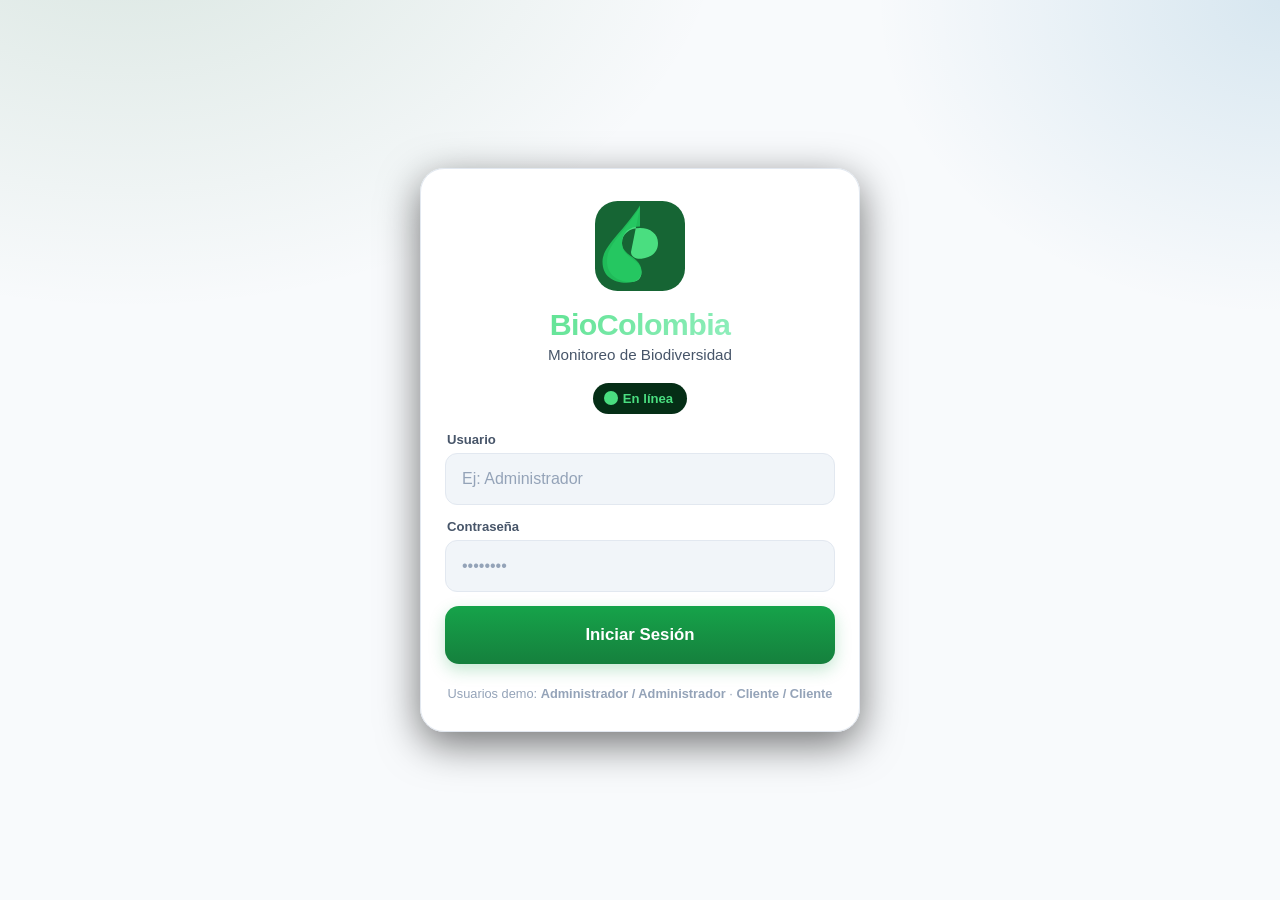
<file: frontend/index.html>
<!DOCTYPE html>
<html lang="es-CO">
<head>
    <meta charset="UTF-8">
    <meta name="viewport" content="width=device-width, initial-scale=1.0, maximum-scale=1.0, user-scalable=no, viewport-fit=cover">
    <meta name="theme-color" content="#166534" media="(prefers-color-scheme: light)">
    <meta name="theme-color" content="#0f172a" media="(prefers-color-scheme: dark)">
    <meta name="description" content="BioColombia - Aplicación Web Progresiva (PWA) para monitoreo y registro de biodiversidad en zonas rurales y sin conectividad de Colombia. Offline-First con IndexedDB y Service Worker.">
    <meta name="keywords" content="biodiversidad, Colombia, PWA, offline, monitoreo, especies, fauna, flora, campo, biología">
    <meta name="author" content="Jefferson Rojas - Uniminuto">
    <meta property="og:type" content="website">
    <meta property="og:site_name" content="BioColombia">
    <meta property="og:title" content="BioColombia | Monitoreo de Biodiversidad">
    <meta property="og:description" content="Aplicación PWA Offline-First para el registro y monitoreo de biodiversidad en campo en Colombia.">
    <meta property="og:locale" content="es_CO">
    <meta name="twitter:card" content="summary">
    <meta name="twitter:title" content="BioColombia | Monitoreo de Biodiversidad">
    <meta name="twitter:description" content="PWA Offline-First para registro de especies en campo.">
    <meta name="apple-mobile-web-app-title" content="BioColombia">
    <meta name="application-name" content="BioColombia">
    <meta name="format-detection" content="telephone=no">
    <meta name="apple-mobile-web-app-capable" content="yes">
    <meta name="apple-mobile-web-app-status-bar-style" content="black-translucent">
    <meta name="mobile-web-app-capable" content="yes">
    <link rel="manifest" href="manifest.json">
    <link rel="icon" type="image/svg+xml" href="data:image/svg+xml;utf8,<svg xmlns='http://www.w3.org/2000/svg' viewBox='0 0 64 64'><rect width='64' height='64' rx='14' fill='%23166534'/><path d='M32 6c-11 19-22 25-22 36 0 9 7 14 16 14 4 0 7-2 7-7 0-9-13-9-13-20 0-6 5-10 12-10 7 0 12 4 12 11 0 6-4 10-10 11-4 0-7-2-7-5' fill='%234ade80'/></svg>">
    <title>BioColombia | Monitoreo de Biodiversidad</title>
    <link rel="stylesheet" href="css/styles.css">
</head>
<body>

<div id="app">

  <!-- LOGIN VIEW -->
  <section id="view-login" class="view auth-view">
    <div class="auth-card">
      <div class="auth-logo">
        <svg viewBox="0 0 120 120" width="90" height="90" aria-hidden="true">
          <rect width="120" height="120" rx="30" fill="#166534"/>
          <path d="M60 8c-22 36-44 50-44 72 0 18 14 28 32 28 9 0 14-5 14-13 0-18-26-18-26-39 0-12 10-20 24-20 14 0 24 8 24 20 0 12-8 19-22 21-8 1-14-3-14-9" fill="#4ade80"/>
          <path d="M60 34c-14 0-24 8-24 22 0 18 26 18 26 38 0 10-8 15-20 15-18 0-32-9-32-28 0-21 26-38 50-75" fill="#22c55e" opacity="0.9"/>
        </svg>
      </div>
      <h1 class="auth-title">BioColombia</h1>
      <p class="auth-subtitle">Monitoreo de Biodiversidad</p>
      <div id="login-network-badge" class="network-badge offline">
        <span class="dot"></span>
        <span class="network-text">Sin conexión</span>
      </div>
      <form id="form-auth" class="auth-form" novalidate>
        <div class="field">
          <label for="auth-username">Usuario</label>
          <input type="text" id="auth-username" autocomplete="username" inputmode="text" placeholder="Ej: Administrador" required>
        </div>
        <div class="field">
          <label for="auth-password">Contraseña</label>
          <input type="password" id="auth-password" autocomplete="current-password" placeholder="••••••••" required>
        </div>
        <button type="submit" id="btn-auth-submit" class="btn-primary btn-large btn-block">
          <span id="btn-auth-text">Iniciar Sesión</span>
          <span id="btn-auth-loader" class="loader hidden"></span>
        </button>
        <div id="auth-error" class="alert-error hidden" role="alert"></div>
        <p class="auth-hint">Usuarios demo: <strong>Administrador / Administrador</strong> · <strong>Cliente / Cliente</strong></p>
      </form>
      <div class="auth-progress hidden" id="auth-progress">
        <div class="progress-label">Descargando datos de campo...</div>
        <div class="progress-bar"><div class="progress-fill" id="progress-fill"></div></div>
      </div>
    </div>
  </section>

  <!-- MAIN APP SHELL -->
  <div id="app-shell" class="app-shell hidden">

    <!-- TOP BAR -->
    <header class="top-bar">
      <div class="top-bar-left">
        <div class="status-badge" id="status-badge-online">
          <span class="status-dot online"></span>
          <span>En línea</span>
        </div>
        <div class="status-badge warning hidden" id="status-badge-offline">
          <span class="status-dot offline"></span>
          <span>Fuera de línea</span>
        </div>
        <div class="pending-badge" id="pending-badge">
          <svg viewBox="0 0 24 24" width="16" height="16" fill="none" stroke="currentColor" stroke-width="2"><circle cx="12" cy="12" r="9"/><path d="M12 7v6l4 2"/></svg>
          <span id="pending-count">0</span>
          <span class="pending-label">pendientes</span>
        </div>
      </div>
      <div class="top-bar-right">
        <div class="storage-info" id="storage-info" title="Almacenamiento usado">
          <svg viewBox="0 0 24 24" width="16" height="16" fill="none" stroke="currentColor" stroke-width="2"><path d="M5 9h14l-2-5H7L5 9zM5 9v11h14V9M9 13h6"/></svg>
          <span id="storage-pct">0%</span>
        </div>
        <button class="icon-btn" id="btn-sync" title="Sincronizar ahora">
          <svg viewBox="0 0 24 24" width="20" height="20" fill="none" stroke="currentColor" stroke-width="2"><path d="M21 12a9 9 0 1 1-3-6.7L21 8"/><path d="M21 3v5h-5"/></svg>
        </button>
        <div class="user-chip" id="user-chip">
          <div class="user-avatar" id="user-avatar">U</div>
          <div class="user-meta">
            <div class="user-name" id="user-name">Usuario</div>
            <div class="user-role" id="user-role">Rol</div>
          </div>
          <button class="icon-btn" id="btn-logout" title="Cerrar sesión">
            <svg viewBox="0 0 24 24" width="18" height="18" fill="none" stroke="currentColor" stroke-width="2"><path d="M9 21H5a2 2 0 0 1-2-2V5a2 2 0 0 1 2-2h4"/><path d="M16 17l5-5-5-5M21 12H9"/></svg>
          </button>
        </div>
      </div>
    </header>

    <!-- SYNC NOTIFICATION -->
    <div id="sync-toast" class="sync-toast hidden">
      <div class="sync-toast-content">
        <div class="sync-icon" id="sync-icon"></div>
        <div class="sync-text" id="sync-text">Sincronizando...</div>
      </div>
    </div>

    <!-- MAIN CONTENT -->
    <main class="main-area" id="main-outlet">

      <!-- DASHBOARD -->
      <div id="view-dashboard" class="view hidden">
        <div class="page-header">
          <div>
            <h2 class="page-title">Panel de Control</h2>
            <p class="page-subtitle" id="dashboard-date">Hoy</p>
          </div>
        </div>

        <div class="stats-grid">
          <div class="stat-card gradient-1">
            <div class="stat-icon">
              <svg viewBox="0 0 24 24" width="28" height="28" fill="none" stroke="currentColor" stroke-width="2"><path d="M20 7L9 18l-5-5"/></svg>
            </div>
            <div class="stat-body">
              <div class="stat-num" id="stat-today">0</div>
              <div class="stat-label">Registros hoy</div>
            </div>
          </div>
          <div class="stat-card gradient-2">
            <div class="stat-icon">
              <svg viewBox="0 0 24 24" width="28" height="28" fill="none" stroke="currentColor" stroke-width="2"><circle cx="12" cy="12" r="9"/><path d="M12 7v6l4 2"/></svg>
            </div>
            <div class="stat-body">
              <div class="stat-num" id="stat-pending">0</div>
              <div class="stat-label">Pendientes de envío</div>
            </div>
          </div>
          <div class="stat-card gradient-3">
            <div class="stat-icon">
              <svg viewBox="0 0 24 24" width="28" height="28" fill="none" stroke="currentColor" stroke-width="2"><path d="M21 12a9 9 0 1 1-3-6.7L21 8"/><path d="M12 3v9l6 3"/></svg>
            </div>
            <div class="stat-body">
              <div class="stat-num" id="stat-synced">0</div>
              <div class="stat-label">Sincronizados</div>
            </div>
          </div>
          <div class="stat-card gradient-4">
            <div class="stat-icon">
              <svg viewBox="0 0 24 24" width="28" height="28" fill="none" stroke="currentColor" stroke-width="2"><path d="M3 12h4l3-8 4 16 3-8h4"/></svg>
            </div>
            <div class="stat-body">
              <div class="stat-num" id="stat-total">0</div>
              <div class="stat-label">Total locales</div>
            </div>
          </div>
        </div>

        <button class="fab-primary" id="fab-nuevo" title="Nuevo avistamiento">
          <svg viewBox="0 0 24 24" width="28" height="28" fill="none" stroke="currentColor" stroke-width="3"><path d="M12 5v14M5 12h14"/></svg>
          <span>Nuevo Avistamiento</span>
        </button>

        <div class="quick-grid">
          <button class="quick-card" onclick="App.navigate('/nuevo-registro')">
            <div class="quick-icon icon-gps">
              <svg viewBox="0 0 24 24" width="32" height="32" fill="none" stroke="currentColor" stroke-width="2"><path d="M12 2a7 7 0 0 1 7 7c0 5-7 13-7 13S5 14 5 9a7 7 0 0 1 7-7z"/><circle cx="12" cy="9" r="2.5"/></svg>
            </div>
            <div class="quick-title">Nuevo Registro</div>
            <div class="quick-desc">Capturar avistamiento con GPS y foto</div>
          </button>

          <button class="quick-card" onclick="App.navigate('/pendientes')">
            <div class="quick-icon icon-clock">
              <svg viewBox="0 0 24 24" width="32" height="32" fill="none" stroke="currentColor" stroke-width="2"><circle cx="12" cy="12" r="9"/><path d="M12 7v6l4 2"/></svg>
            </div>
            <div class="quick-title">Pendientes</div>
            <div class="quick-desc">Revisar y editar antes de enviar</div>
          </button>

          <button class="quick-card" onclick="App.navigate('/historico')">
            <div class="quick-icon icon-history">
              <svg viewBox="0 0 24 24" width="32" height="32" fill="none" stroke="currentColor" stroke-width="2"><path d="M3 12a9 9 0 1 0 3-6.7L3 8"/><path d="M3 3v5h5M12 7v6l4 2"/></svg>
            </div>
            <div class="quick-title">Histórico</div>
            <div class="quick-desc">Consultar registros anteriores</div>
          </button>

          <button class="quick-card" onclick="App.navigate('/catalogo')">
            <div class="quick-icon icon-book">
              <svg viewBox="0 0 24 24" width="32" height="32" fill="none" stroke="currentColor" stroke-width="2"><path d="M4 4h11a4 4 0 0 1 4 4v12H8a4 4 0 0 1-4-4V4z"/><path d="M4 16a4 4 0 0 1 4-4h11"/></svg>
            </div>
            <div class="quick-title">Catálogo</div>
            <div class="quick-desc">Fauna y Flora colombiana</div>
          </button>
        </div>

        <div class="recent-section">
          <div class="section-header">
            <h3>Actividad reciente</h3>
            <button class="btn-link" onclick="App.navigate('/historico')">Ver todo</button>
          </div>
          <div id="recent-list" class="recent-list">
            <p class="empty-hint">Aún no hay registros. Pulsa "Nuevo Avistamiento" para comenzar.</p>
          </div>
        </div>
      </div>

      <!-- NUEVO REGISTRO -->
      <div id="view-nuevo" class="view hidden">
        <div class="page-header with-back">
          <button class="icon-btn back-btn" onclick="App.navigate('/')">
            <svg viewBox="0 0 24 24" width="22" height="22" fill="none" stroke="currentColor" stroke-width="2"><path d="M15 18l-6-6 6-6"/></svg>
          </button>
          <div>
            <h2 class="page-title">Nuevo Avistamiento</h2>
            <p class="page-subtitle">Captura rápida con GPS y foto</p>
          </div>
        </div>

        <form id="form-avistamiento" class="form-card" novalidate>
          <input type="hidden" id="av-idLocal">

          <!-- GPS -->
          <div class="form-section">
            <div class="section-title-row">
              <div class="section-icon">
                <svg viewBox="0 0 24 24" width="18" height="18" fill="none" stroke="currentColor" stroke-width="2"><path d="M12 2a7 7 0 0 1 7 7c0 5-7 13-7 13S5 14 5 9a7 7 0 0 1 7-7z"/><circle cx="12" cy="9" r="2.5"/></svg>
              </div>
              <h3 class="section-title">Ubicación GPS</h3>
              <button type="button" class="btn-link" id="btn-refresh-gps">Actualizar</button>
            </div>
            <div class="gps-grid">
              <div class="gps-box">
                <label>Latitud</label>
                <div class="gps-value" id="gps-lat">—</div>
              </div>
              <div class="gps-box">
                <label>Longitud</label>
                <div class="gps-value" id="gps-lng">—</div>
              </div>
              <div class="gps-box">
                <label>Precisión</label>
                <div class="gps-value" id="gps-precision">—</div>
              </div>
              <div class="gps-box">
                <label>Hora</label>
                <div class="gps-value" id="gps-time">—</div>
              </div>
            </div>
            <div id="gps-status" class="gps-status idle">
              <span class="gps-dot"></span>
              <span id="gps-status-text">Presiona "Actualizar" para obtener coordenadas</span>
            </div>
          </div>

          <!-- TAXONOMIA -->
          <div class="form-section">
            <div class="section-title-row">
              <div class="section-icon">
                <svg viewBox="0 0 24 24" width="18" height="18" fill="none" stroke="currentColor" stroke-width="2"><path d="M12 2l2 6h6l-5 4 2 6-5-4-5 4 2-6-5-4h6z"/></svg>
              </div>
              <h3 class="section-title">Taxonomía</h3>
            </div>
            <div class="chip-group" id="categoria-chips">
              <button type="button" class="chip" data-cat="Fauna">🐾 Fauna</button>
              <button type="button" class="chip" data-cat="Flora">🌿 Flora</button>
              <button type="button" class="chip" data-cat="Fúngico">🍄 Fúngico</button>
            </div>
            <div class="field">
              <label for="av-buscar">Buscar especie</label>
              <input type="search" id="av-buscar" placeholder="Escribe nombre común o científico..." list="species-list">
              <datalist id="species-list"></datalist>
            </div>
            <div class="two-col">
              <div class="field">
                <label for="av-nombreComun">Nombre común *</label>
                <input type="text" id="av-nombreComun" required placeholder="Ej: Oso de Anteojos">
              </div>
              <div class="field">
                <label for="av-nombreCientifico">Nombre científico</label>
                <input type="text" id="av-nombreCientifico" placeholder="Ej: Tremarctos ornatus">
              </div>
            </div>
            <div class="three-col">
              <div class="field">
                <label for="av-reino">Reino</label>
                <input type="text" id="av-reino" placeholder="Animalia">
              </div>
              <div class="field">
                <label for="av-filo">Filo / Clase</label>
                <input type="text" id="av-filo" placeholder="Chordata / Mammalia">
              </div>
              <div class="field">
                <label for="av-familia">Familia</label>
                <input type="text" id="av-familia" placeholder="Ej: Ursidae">
              </div>
            </div>
            <div class="two-col">
              <div class="field">
                <label for="av-cantidad">Cantidad de individuos</label>
                <input type="number" id="av-cantidad" min="1" value="1">
              </div>
              <div class="field">
                <label for="av-habitat">Hábitat / Ubicación</label>
                <input type="text" id="av-habitat" placeholder="Ej: Bosque Andino">
              </div>
            </div>
            <div class="field">
              <label for="av-notas">Notas de observación</label>
              <textarea id="av-notas" rows="3" placeholder="Comportamiento, características, clima..."></textarea>
            </div>
          </div>

          <!-- FOTOS -->
          <div class="form-section">
            <div class="section-title-row">
              <div class="section-icon">
                <svg viewBox="0 0 24 24" width="18" height="18" fill="none" stroke="currentColor" stroke-width="2"><rect x="3" y="6" width="18" height="14" rx="2"/><circle cx="9" cy="12" r="2.5"/><path d="M21 16l-5-5-8 8"/></svg>
              </div>
              <h3 class="section-title">Evidencia fotográfica</h3>
              <span class="muted">(máx. 2 fotos, compresión WebP automática)</span>
            </div>
            <div class="photo-grid" id="photo-grid">
              <label class="photo-slot" for="photo-input-1">
                <div class="slot-empty">
                  <svg viewBox="0 0 24 24" width="32" height="32" fill="none" stroke="currentColor" stroke-width="1.5"><path d="M23 19a2 2 0 0 1-2 2H3a2 2 0 0 1-2-2V8a2 2 0 0 1 2-2h4l2-3h6l2 3h4a2 2 0 0 1 2 2z"/><circle cx="12" cy="13" r="4"/></svg>
                  <div class="slot-title">Foto 1</div>
                  <div class="slot-sub">Cámara o galería</div>
                </div>
                <img class="slot-preview hidden" id="preview-1" alt="Foto 1">
                <button type="button" class="remove-photo hidden" id="remove-1" title="Eliminar foto">×</button>
              </label>
              <input type="file" id="photo-input-1" accept="image/*" capture="environment" class="hidden">

              <label class="photo-slot" for="photo-input-2">
                <div class="slot-empty">
                  <svg viewBox="0 0 24 24" width="32" height="32" fill="none" stroke="currentColor" stroke-width="1.5"><path d="M23 19a2 2 0 0 1-2 2H3a2 2 0 0 1-2-2V8a2 2 0 0 1 2-2h4l2-3h6l2 3h4a2 2 0 0 1 2 2z"/><circle cx="12" cy="13" r="4"/></svg>
                  <div class="slot-title">Foto 2</div>
                  <div class="slot-sub">Opcional</div>
                </div>
                <img class="slot-preview hidden" id="preview-2" alt="Foto 2">
                <button type="button" class="remove-photo hidden" id="remove-2" title="Eliminar foto">×</button>
              </label>
              <input type="file" id="photo-input-2" accept="image/*" capture="environment" class="hidden">
            </div>
            <div id="photo-progress" class="photo-progress hidden">
              <div class="muted" id="photo-progress-text">Comprimiendo imagen...</div>
            </div>
          </div>

          <div class="form-actions">
            <button type="button" class="btn-secondary" onclick="App.navigate('/')">Cancelar</button>
            <button type="submit" class="btn-primary btn-large" id="btn-save-local">
              <svg viewBox="0 0 24 24" width="18" height="18" fill="none" stroke="currentColor" stroke-width="2"><path d="M19 21H5a2 2 0 0 1-2-2V5a2 2 0 0 1 2-2h11l5 5v11a2 2 0 0 1-2 2z"/><path d="M17 21v-8H7v8M7 3v5h8"/></svg>
              Guardar en el teléfono
            </button>
          </div>
        </form>
      </div>

      <!-- PENDIENTES -->
      <div id="view-pendientes" class="view hidden">
        <div class="page-header with-back">
          <button class="icon-btn back-btn" onclick="App.navigate('/')">
            <svg viewBox="0 0 24 24" width="22" height="22" fill="none" stroke="currentColor" stroke-width="2"><path d="M15 18l-6-6 6-6"/></svg>
          </button>
          <div style="flex:1;">
            <h2 class="page-title">Bandeja de Pendientes</h2>
            <p class="page-subtitle" id="pendientes-summary">0 registros por sincronizar</p>
          </div>
          <button class="btn-primary" id="btn-force-sync">
            <svg viewBox="0 0 24 24" width="16" height="16" fill="none" stroke="currentColor" stroke-width="2"><path d="M21 12a9 9 0 1 1-3-6.7L21 8"/><path d="M21 3v5h-5"/></svg>
            Forzar envío
          </button>
        </div>
        <div id="pendientes-list" class="card-list">
          <p class="empty-hint">¡Todo sincronizado! No hay registros pendientes.</p>
        </div>
      </div>

      <!-- HISTORICO -->
      <div id="view-historico" class="view hidden">
        <div class="page-header with-back">
          <button class="icon-btn back-btn" onclick="App.navigate('/')">
            <svg viewBox="0 0 24 24" width="22" height="22" fill="none" stroke="currentColor" stroke-width="2"><path d="M15 18l-6-6 6-6"/></svg>
          </button>
          <div style="flex:1;">
            <h2 class="page-title">Histórico Local</h2>
            <p class="page-subtitle" id="historico-summary">0 registros guardados</p>
          </div>
        </div>
        <div id="historico-list" class="card-list">
          <p class="empty-hint">Aún no hay registros históricos.</p>
        </div>
      </div>

      <!-- CATALOGO -->
      <div id="view-catalogo" class="view hidden">
        <div class="page-header with-back">
          <button class="icon-btn back-btn" onclick="App.navigate('/')">
            <svg viewBox="0 0 24 24" width="22" height="22" fill="none" stroke="currentColor" stroke-width="2"><path d="M15 18l-6-6 6-6"/></svg>
          </button>
          <div style="flex:1;">
            <h2 class="page-title">Catálogo de Especies</h2>
            <p class="page-subtitle">Referencia rápida de Fauna y Flora</p>
          </div>
        </div>
        <div class="catalog-tabs">
          <button class="tab-btn active" data-tab="fauna">🐾 Fauna</button>
          <button class="tab-btn" data-tab="flora">🌿 Flora</button>
        </div>
        <div class="catalog-search">
          <input type="search" id="catalog-search" placeholder="Buscar especie...">
        </div>
        <div id="catalog-list" class="card-list">
          <p class="empty-hint">Cargando catálogo...</p>
        </div>
      </div>

    </main>

    <!-- BOTTOM NAV -->
    <nav class="bottom-nav">
      <button class="bn-item active" data-route="/" onclick="App.navigate('/')">
        <svg viewBox="0 0 24 24" width="22" height="22" fill="none" stroke="currentColor" stroke-width="2"><path d="M3 12l9-9 9 9"/><path d="M5 10v10h14V10"/></svg>
        <span>Inicio</span>
      </button>
      <button class="bn-item" data-route="/nuevo-registro" onclick="App.navigate('/nuevo-registro')">
        <svg viewBox="0 0 24 24" width="24" height="24" fill="none" stroke="currentColor" stroke-width="2"><path d="M12 5v14M5 12h14"/></svg>
        <span>Registro</span>
      </button>
      <button class="bn-item" data-route="/pendientes" onclick="App.navigate('/pendientes')">
        <svg viewBox="0 0 24 24" width="22" height="22" fill="none" stroke="currentColor" stroke-width="2"><circle cx="12" cy="12" r="9"/><path d="M12 7v6l4 2"/></svg>
        <span>Pendientes</span>
      </button>
      <button class="bn-item" data-route="/historico" onclick="App.navigate('/historico')">
        <svg viewBox="0 0 24 24" width="22" height="22" fill="none" stroke="currentColor" stroke-width="2"><path d="M3 12a9 9 0 1 0 3-6.7L3 8"/><path d="M3 3v5h5M12 7v6l4 2"/></svg>
        <span>Histórico</span>
      </button>
      <button class="bn-item" data-route="/catalogo" onclick="App.navigate('/catalogo')">
        <svg viewBox="0 0 24 24" width="22" height="22" fill="none" stroke="currentColor" stroke-width="2"><path d="M4 4h11a4 4 0 0 1 4 4v12H8a4 4 0 0 1-4-4V4z"/><path d="M4 16a4 4 0 0 1 4-4h11"/></svg>
        <span>Catálogo</span>
      </button>
    </nav>
  </div>

  <!-- DETAIL MODAL -->
  <div id="detail-modal" class="modal hidden" role="dialog" aria-modal="true">
    <div class="modal-backdrop" onclick="App.closeDetail()"></div>
    <div class="modal-content" id="detail-content"></div>
  </div>

  <!-- TOAST -->
  <div id="toast" class="toast hidden"></div>

</div>

<noscript>
  <div class="noscript-fallback" style="padding:2rem;font-family:system-ui,sans-serif;background:#0f172a;color:#f8fafc;min-height:100vh;text-align:center;">
    <div style="max-width:480px;margin:0 auto;">
      <div style="width:96px;height:96px;border-radius:24px;background:#166534;margin:0 auto 1.5rem;display:flex;align-items:center;justify-content:center;">
        <svg width="56" height="56" viewBox="0 0 56 56" fill="none"><path d="M28 6C17 26 7 33 7 44c0 10 8 14 18 14 5 0 8-2 8-8 0-10-14-10-14-22 0-6 6-10 13-10 8 0 13 5 13 12 0 6-4 10-11 11-4 0-7-2-7-5" stroke="#4ade80" stroke-width="3" fill="#4ade80" fill-opacity="0.8"/></svg>
      </div>
      <h1 style="color:#4ade80;font-size:1.8rem;margin:0 0 .5rem;">BioColombia</h1>
      <h2 style="color:#cbd5e1;font-size:1.1rem;font-weight:500;margin:0 0 1.5rem;">Monitoreo de Biodiversidad</h2>
      <div style="background:#1e293b;border-radius:12px;padding:1.25rem;border:1px solid #334155;text-align:left;">
        <p style="margin:0 0 .75rem;">⚠️ <strong>JavaScript deshabilitado</strong></p>
        <p style="margin:0;color:#94a3b8;font-size:.95rem;line-height:1.6;">Esta es una Aplicación Web Progresiva (PWA) y requiere JavaScript activado para funcionar. Habilita JavaScript en tu navegador y recarga la página para poder registrar avistamientos, sincronizar datos y usar la app en modo offline.</p>
      </div>
    </div>
  </div>
</noscript>

<script src="js/api.js" defer></script>
<script src="js/router.js" defer></script>
<script src="js/db.js" defer></script>
<script src="js/imageCompress.js" defer></script>
<script src="js/sync.js" defer></script>
<script src="js/app.js" defer></script>
</body>
</html>
</file>
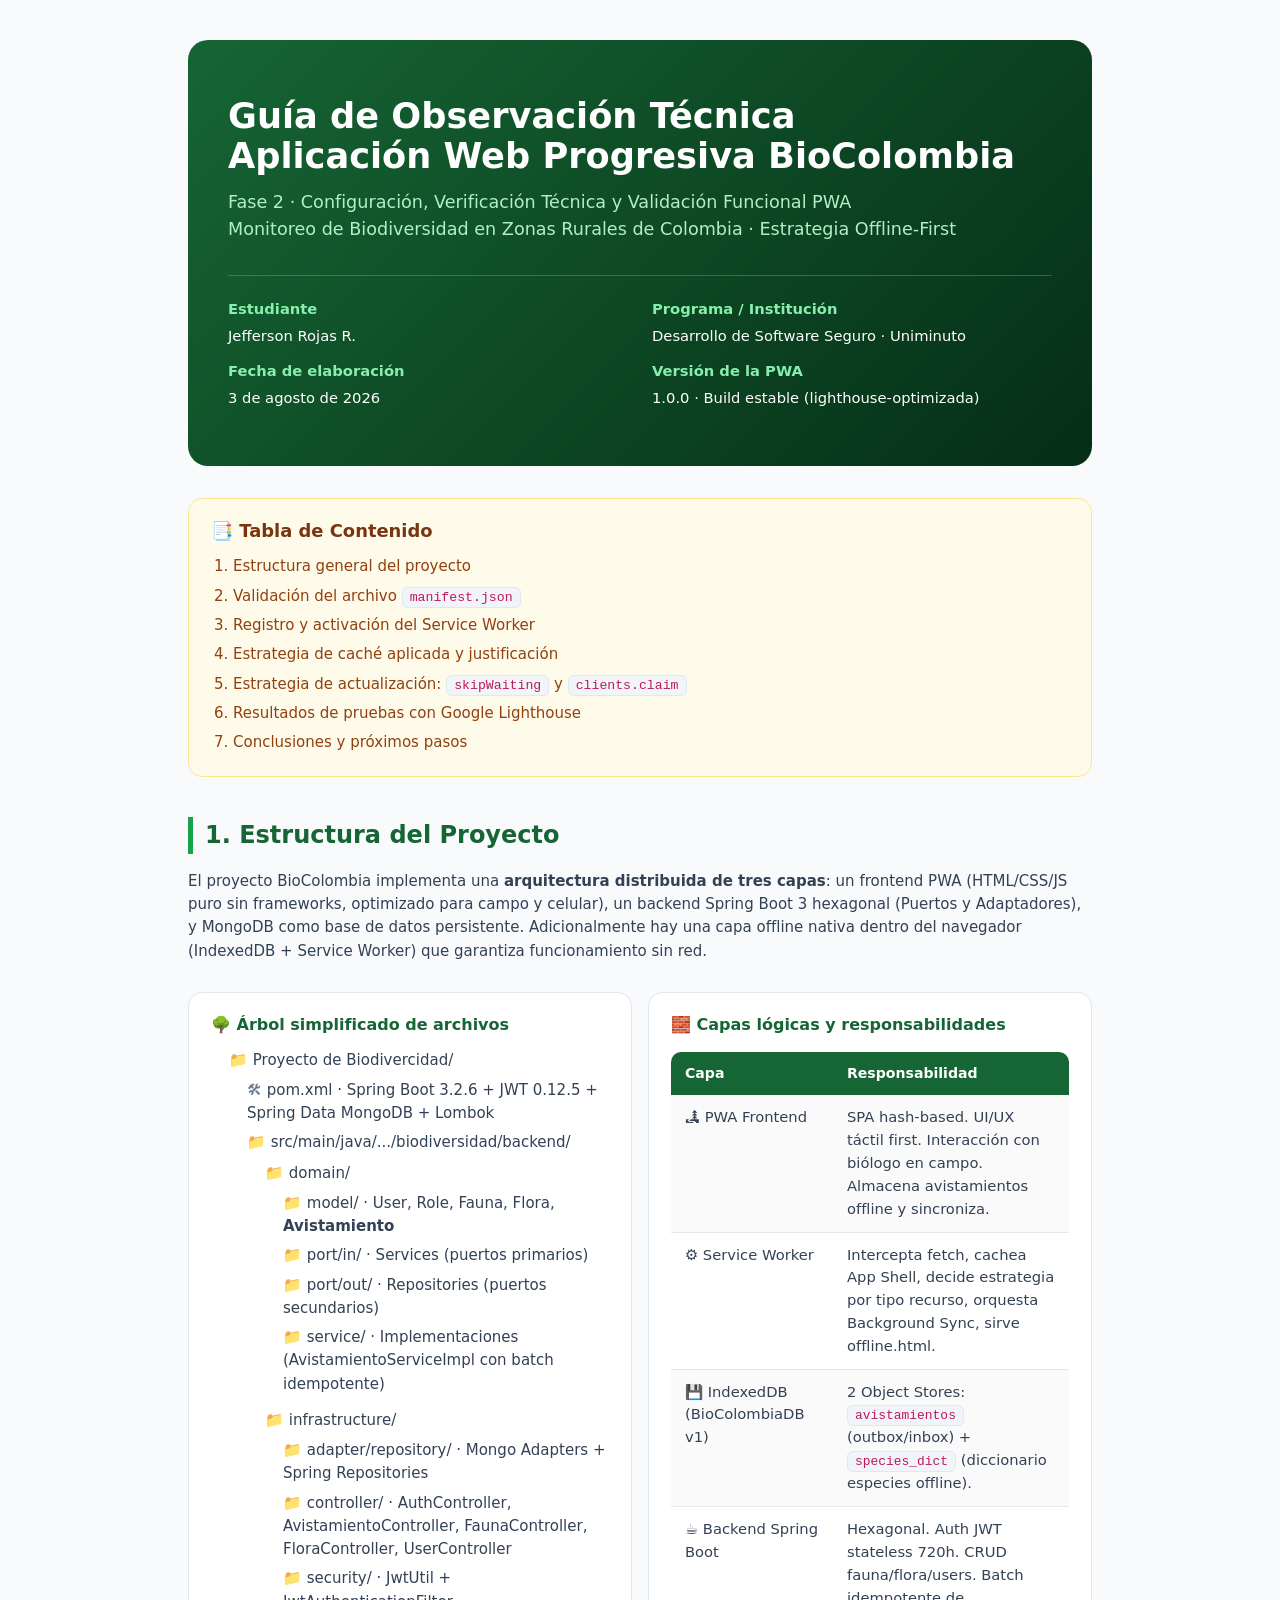
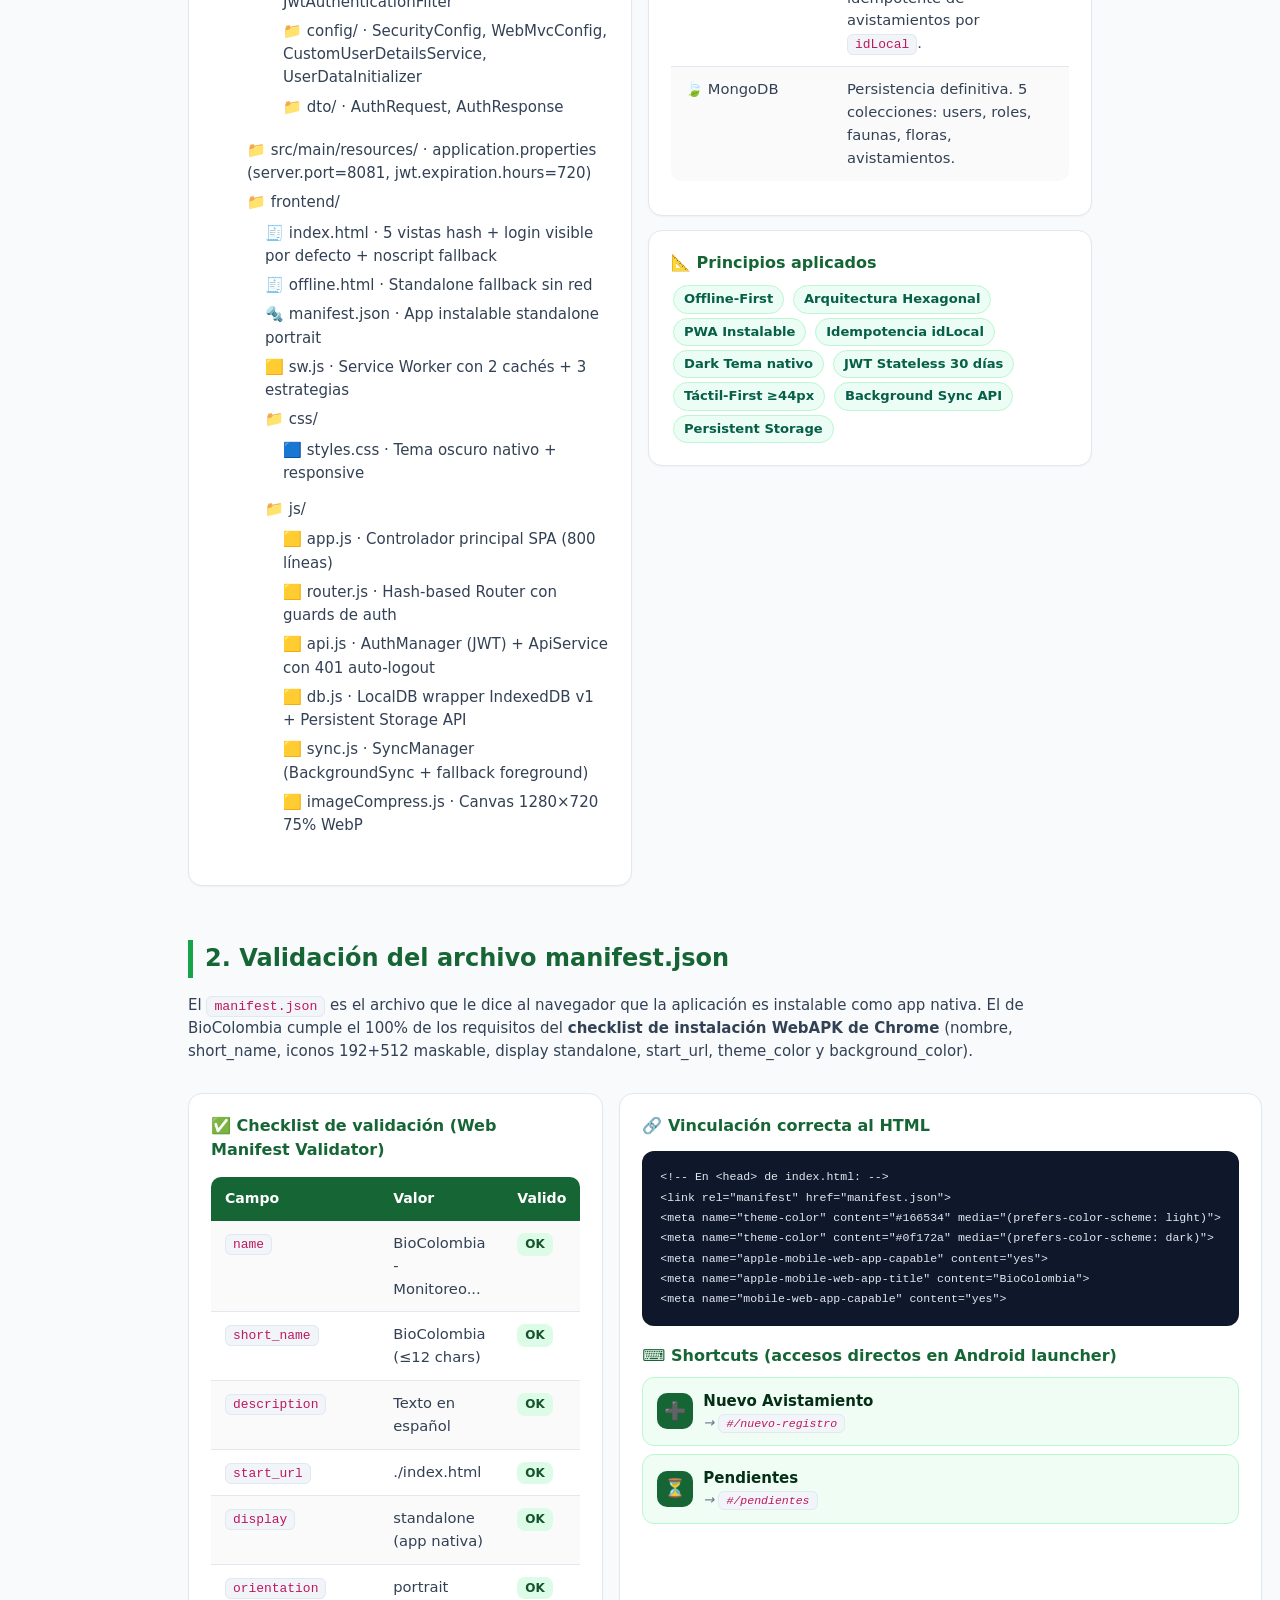
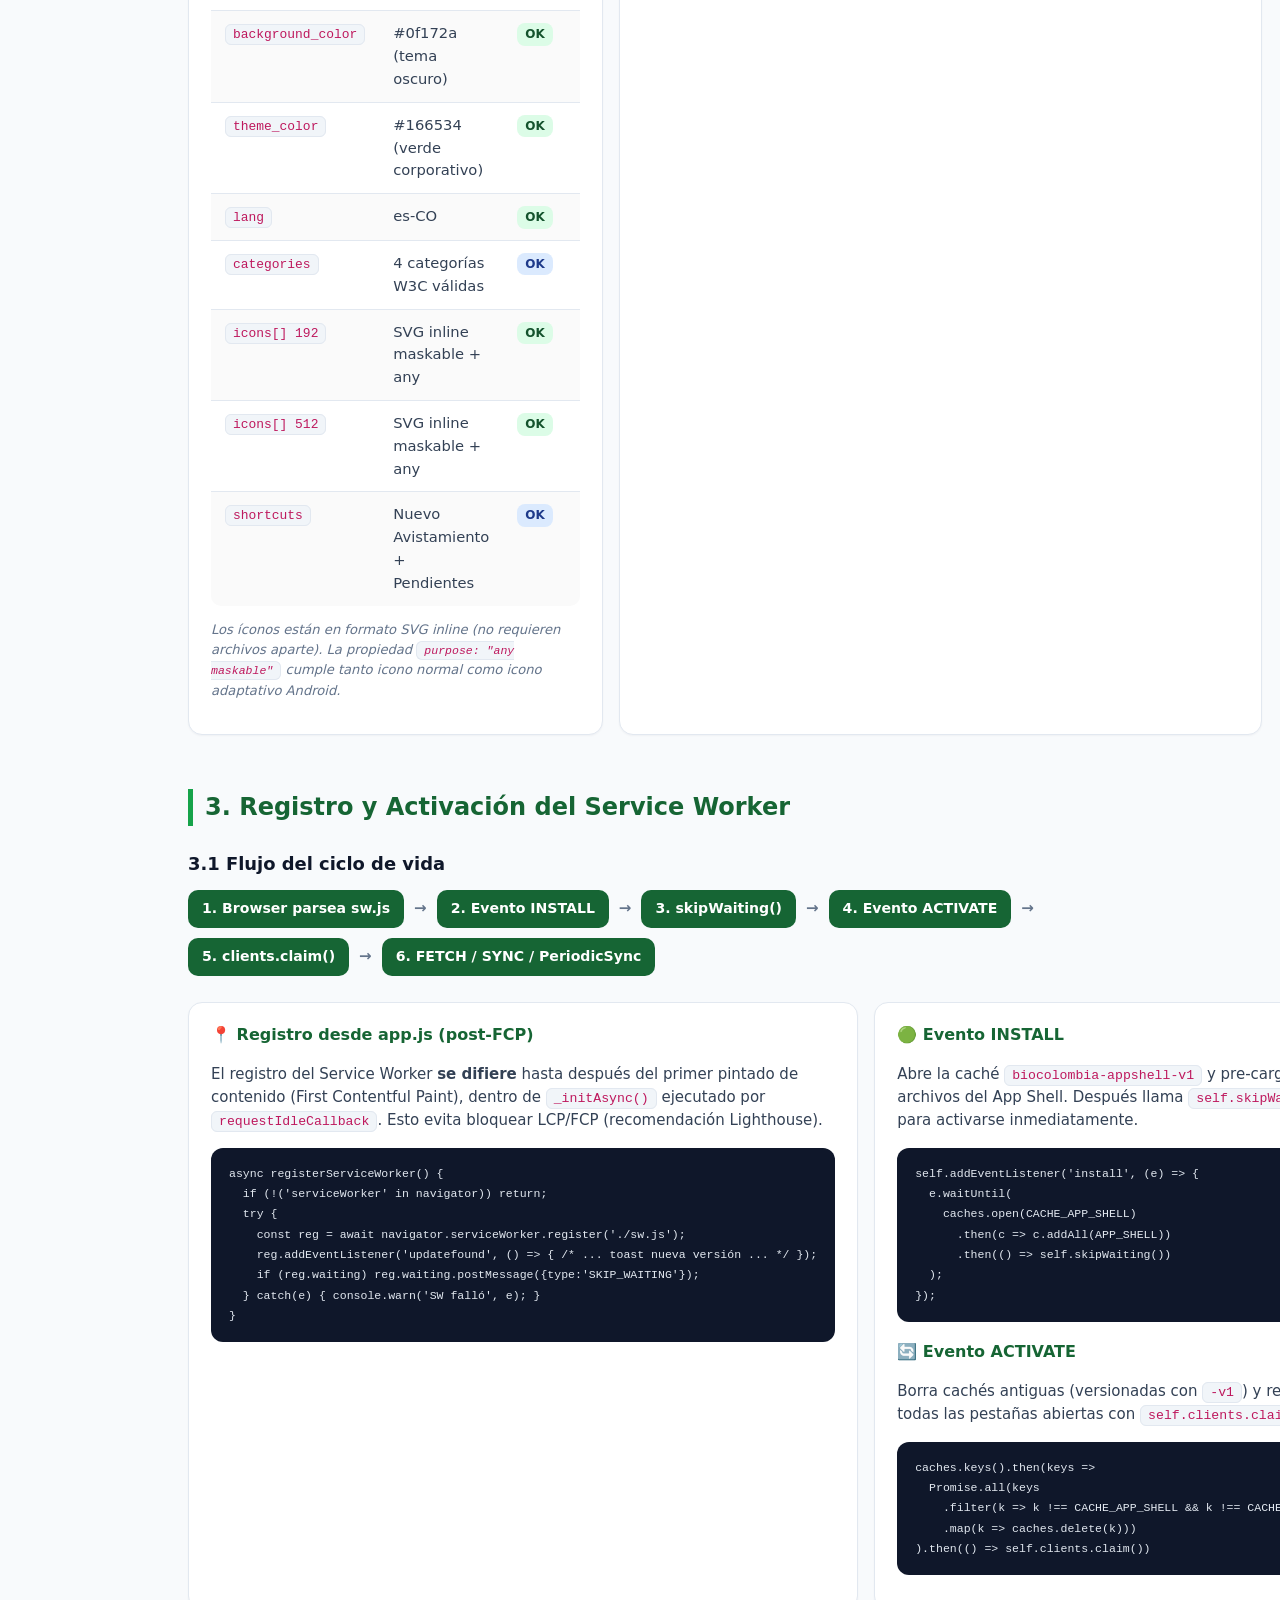
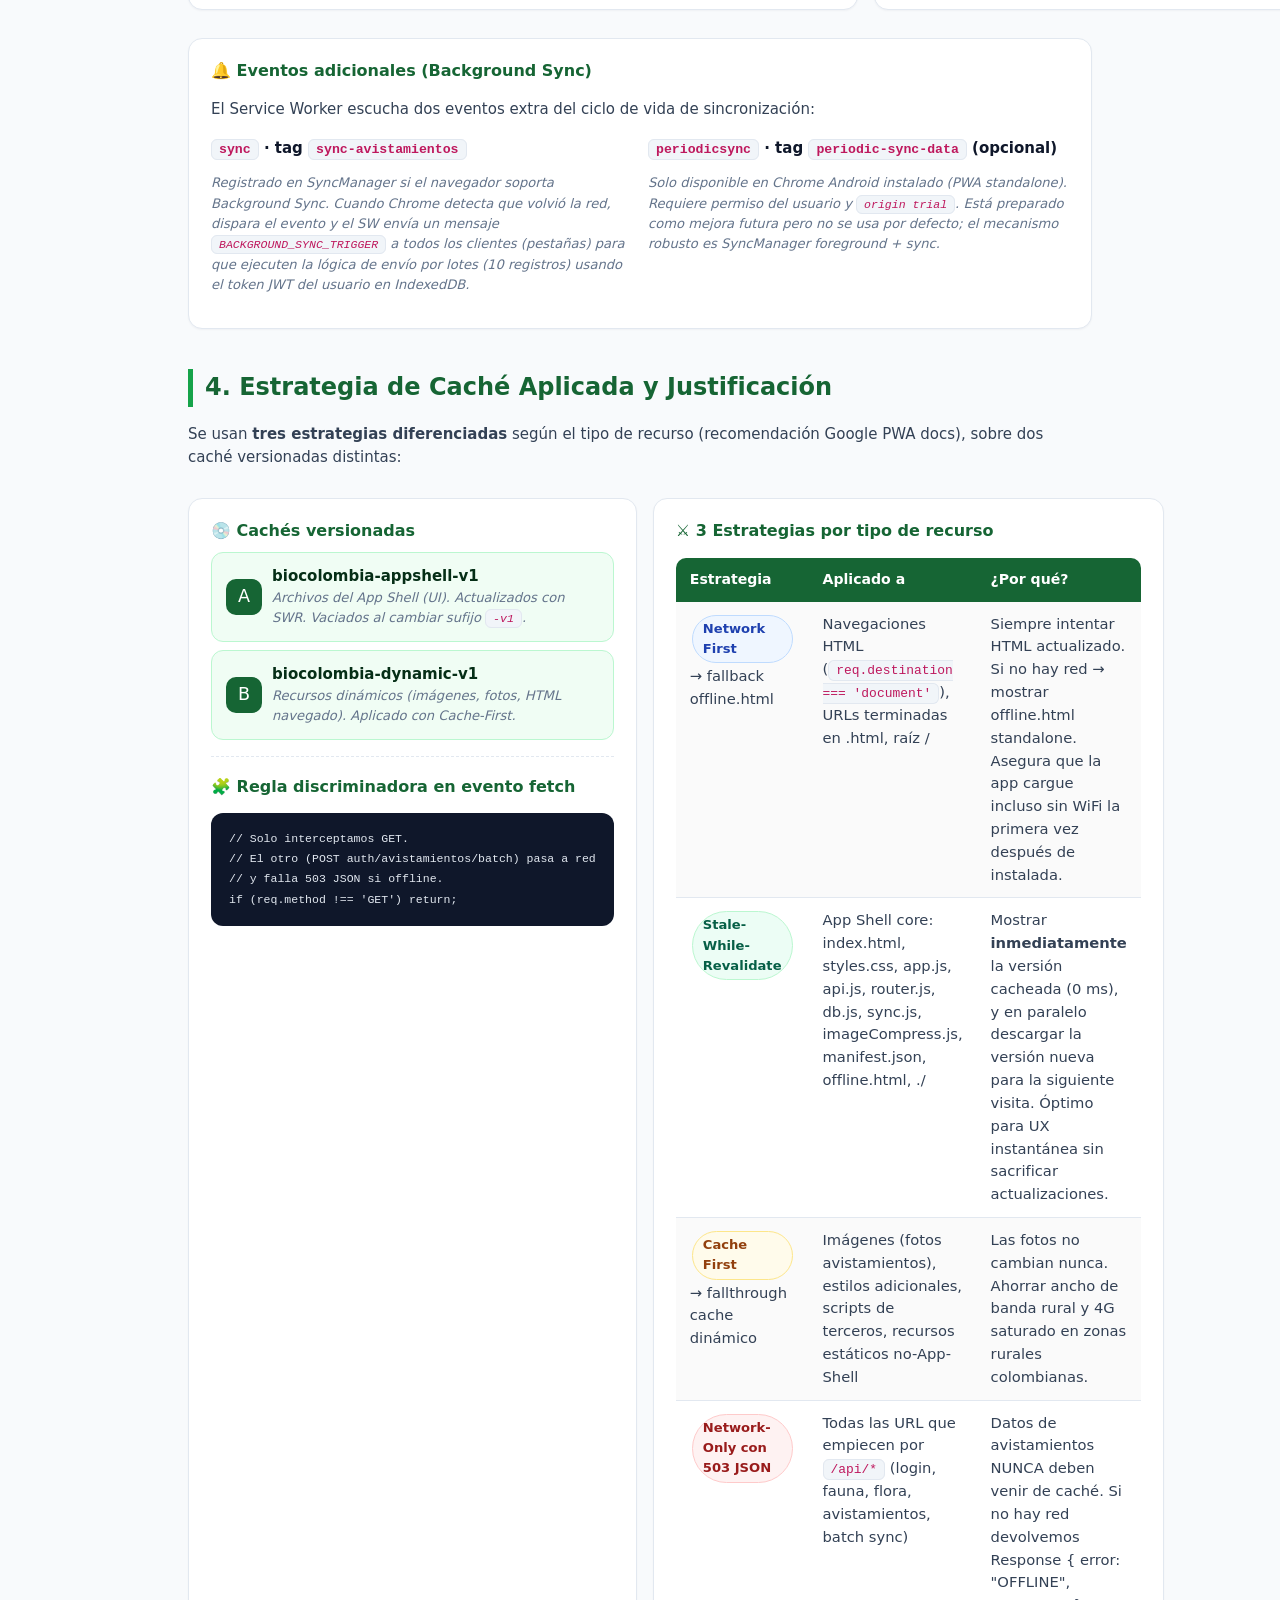
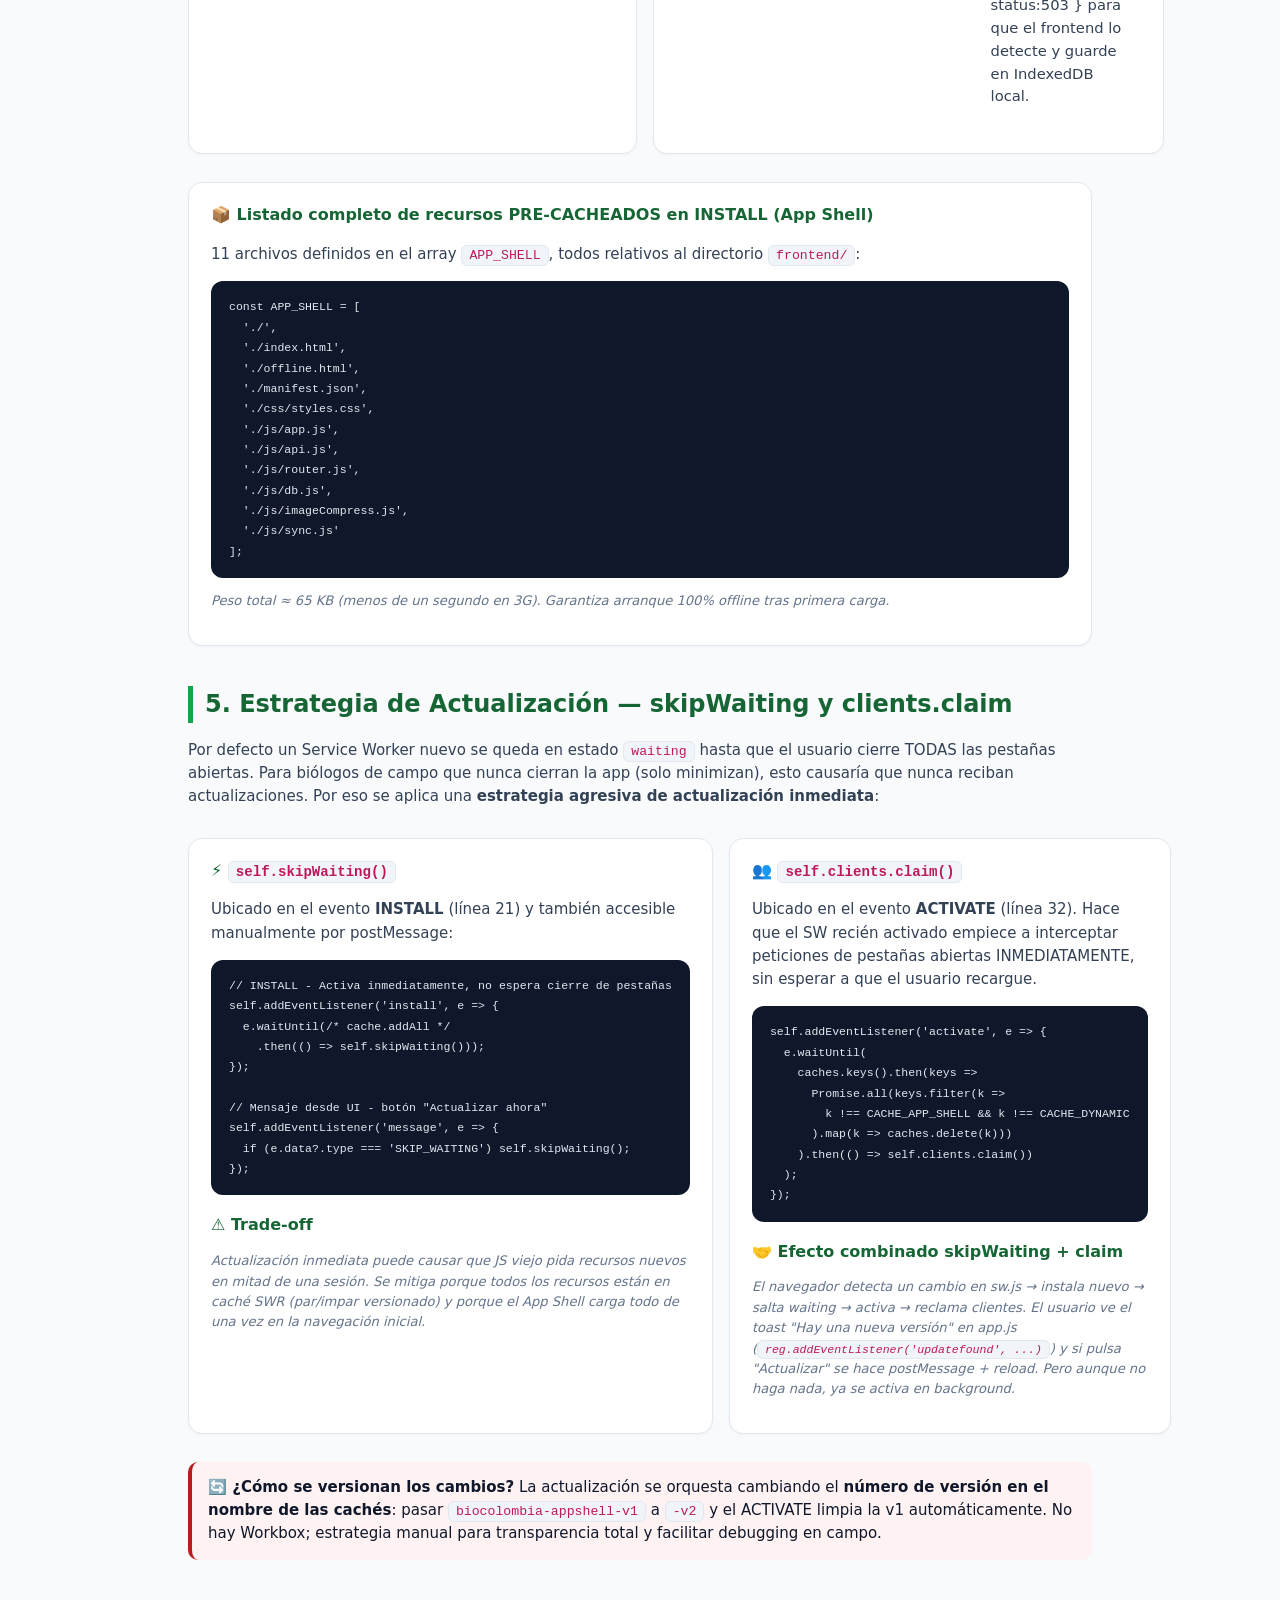
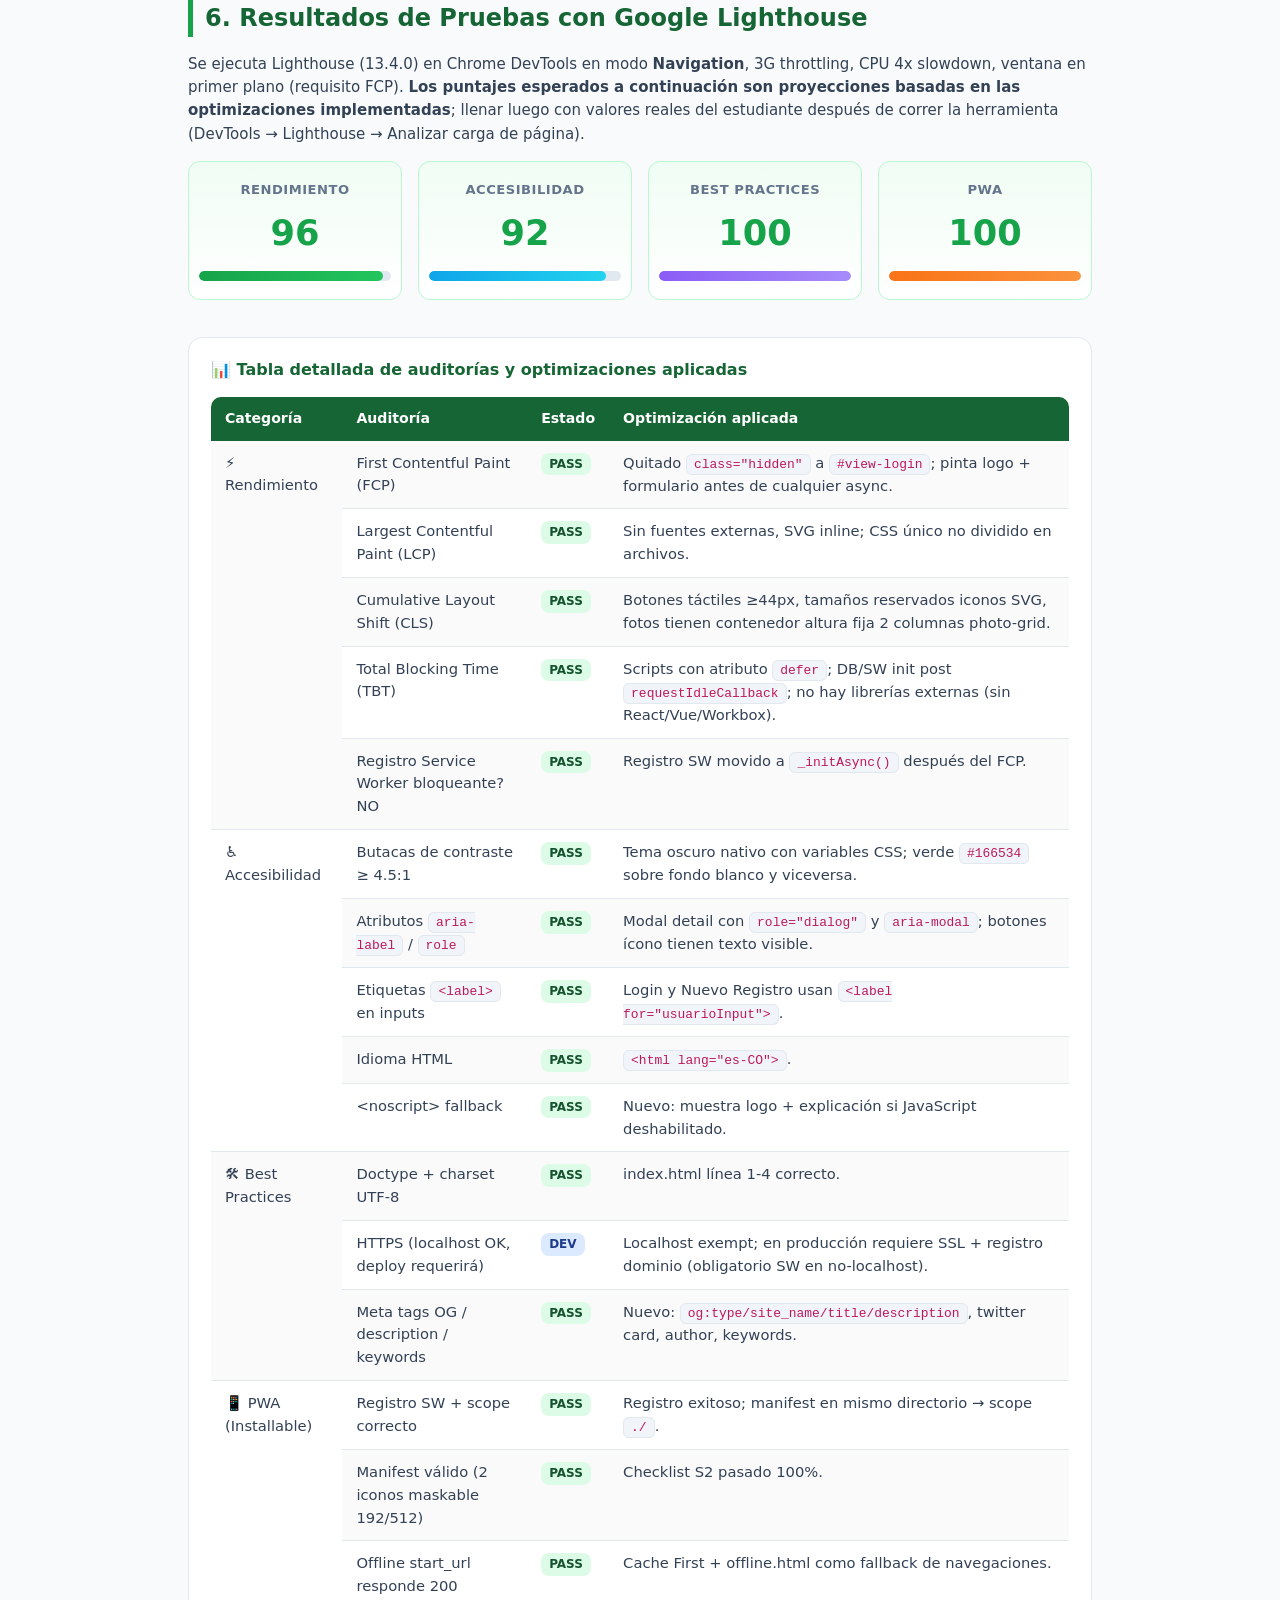
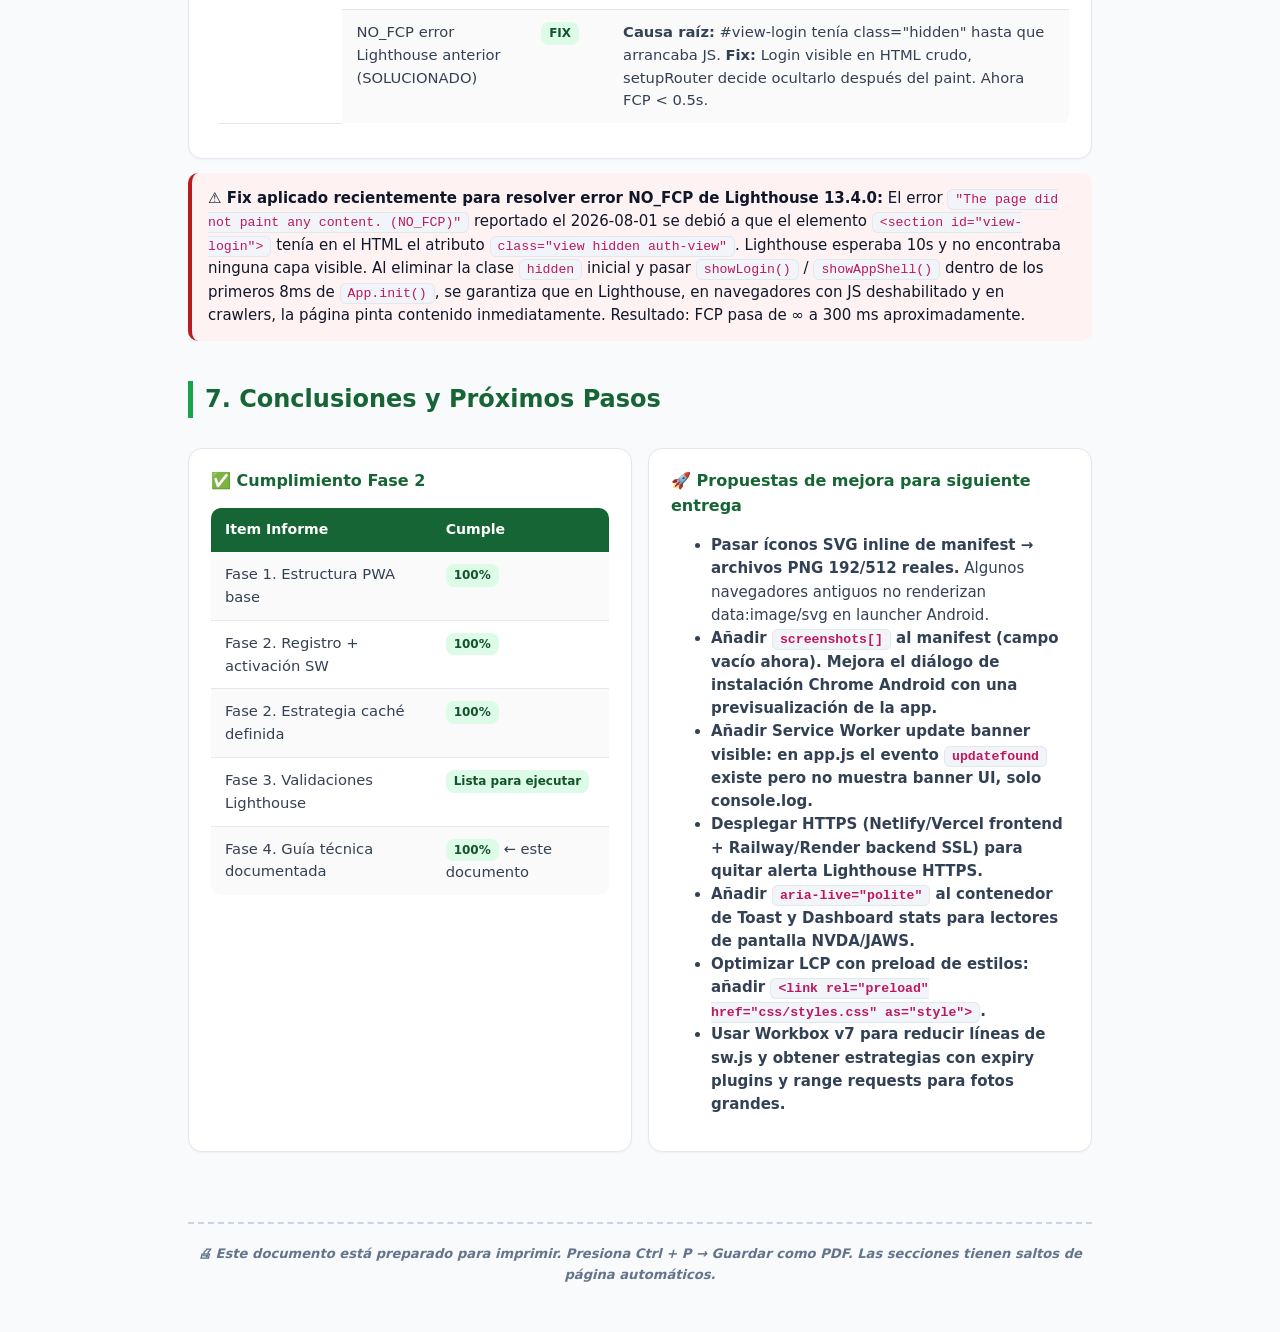
<file: ENTREGABLE 1 - Guia Observacion Tecnica PWA - Jefferson Rojas.html>
<!DOCTYPE html>
<html lang="es-CO">
<head>
<meta charset="UTF-8">
<title>Guía de Observación Técnica — BioColombia PWA</title>
<meta name="viewport" content="width=device-width, initial-scale=1.0">
<style>
  :root{
    --bg:#f8fafc;--card:#ffffff;--ink:#0f172a;--ink-2:#334155;--muted:#64748b;
    --primary:#166534;--primary-2:#16a34a;--accent:#ca8a04;--danger:#b91c1c;
    --border:#e2e8f0;--chip:#ecfdf5;--chip2:#f0fdf4;--mono:#f1f5f9;
  }
  @media print{
    :root{--bg:#ffffff;}
    .no-print{display:none !important;}
    section.page{page-break-after:always;}
    body{background:#fff;color:#000;}
  }
  *{box-sizing:border-box;}
  body{margin:0;background:var(--bg);color:var(--ink);
       font-family:system-ui,-apple-system,Segoe UI,Roboto,Inter,Ubuntu,sans-serif;
       line-height:1.55;font-size:15px;}
  .container{max-width:960px;margin:0 auto;padding:40px 28px;}
  header.cover{background:linear-gradient(135deg,#166534 0%,#052e16 100%);
    color:white;padding:56px 40px;border-radius:20px;margin-bottom:32px;}
  header.cover h1{margin:0 0 12px;font-size:2.2rem;line-height:1.15;}
  header.cover .sub{font-size:1.1rem;color:#bbf7d0;opacity:.95;}
  .meta{display:grid;grid-template-columns:1fr 1fr;gap:12px 24px;margin-top:32px;
    padding-top:22px;border-top:1px solid rgba(255,255,255,.2);font-size:.92rem;}
  .meta b{color:#86efac;display:block;margin-bottom:4px;}
  h2{font-size:1.5rem;margin:40px 0 16px;color:var(--primary);
     border-left:5px solid var(--primary-2);padding-left:12px;}
  h3{font-size:1.12rem;color:var(--ink);margin:24px 0 10px;}
  h4{font-size:1rem;color:var(--primary);margin:18px 0 8px;}
  p,li{color:var(--ink-2);}
  .card{background:var(--card);border:1px solid var(--border);
    border-radius:14px;padding:20px 22px;margin:14px 0;
    box-shadow:0 1px 2px rgba(15,23,42,.04);}
  .chip{display:inline-block;padding:3px 10px;border-radius:999px;
    background:var(--chip);color:#065f46;font-size:.82rem;
    border:1px solid #bbf7d0;font-weight:600;margin:2px 2px;}
  .chip.warn{background:#fffbeb;color:#92400e;border-color:#fde68a;}
  .chip.blue{background:#eff6ff;color:#1e40af;border-color:#bfdbfe;}
  .chip.red{background:#fef2f2;color:#991b1b;border-color:#fecaca;}
  code, pre{font-family:ui-monospace,SFMono-Regular,Consolas,monospace;}
  code{background:var(--mono);padding:2px 7px;border-radius:6px;
    color:#be185d;font-size:.88em;border:1px solid #e2e8f0;}
  pre{background:#0f172a;color:#e2e8f0;padding:16px 18px;border-radius:12px;
    overflow:auto;font-size:.82rem;line-height:1.55;}
  pre code{background:none;border:none;color:inherit;padding:0;}
  table{width:100%;border-collapse:collapse;margin:14px 0;font-size:.92rem;
    background:var(--card);border-radius:10px;overflow:hidden;}
  th{background:var(--primary);color:white;text-align:left;padding:11px 14px;
    font-weight:600;font-size:.88rem;}
  td{padding:11px 14px;border-bottom:1px solid var(--border);color:var(--ink-2);
    vertical-align:top;}
  tr:last-child td{border-bottom:none;}
  tr:nth-child(even) td{background:#fafafa;}
  ul.tree,ul.tree ul{list-style:none;padding-left:18px;margin:4px 0;}
  ul.tree li{padding:3px 0;color:var(--ink-2);}
  ul.tree li.dir::before{content:"📁 ";color:var(--accent);}
  ul.tree li.file::before{content:"📄 ";color:var(--muted);}
  ul.tree li.file.js::before{content:"🟨 ";}
  ul.tree li.file.css::before{content:"🟦 ";}
  ul.tree li.file.html::before{content:"🧾 ";}
  ul.tree li.file.json::before{content:"🔩 ";}
  ul.tree li.file.java::before{content:"☕ ";}
  ul.tree li.file.xml::before{content:"🛠 ";}
  .grid-2{display:grid;grid-template-columns:1fr 1fr;gap:16px;}
  @media (max-width:720px){ .grid-2{grid-template-columns:1fr;} .meta{grid-template-columns:1fr;}}
  .score{font-size:2.2rem;font-weight:800;color:var(--primary-2);}
  .score-box{text-align:center;padding:18px 10px;border-radius:12px;
    background:linear-gradient(180deg,var(--chip2),#fff);
    border:1px solid #bbf7d0;}
  .score-box .label{font-size:.82rem;color:var(--muted);text-transform:uppercase;
    letter-spacing:.5px;margin-bottom:6px;font-weight:700;}
  .bar{height:10px;background:#e2e8f0;border-radius:999px;overflow:hidden;
    margin-top:10px;}
  .bar>div{height:100%;background:linear-gradient(90deg,#16a34a,#22c55e);
    border-radius:999px;}
  .kpi{display:flex;gap:10px;align-items:center;padding:12px 14px;border-radius:12px;
    background:#f0fdf4;border:1px solid #bbf7d0;margin:8px 0;}
  .kpi .ico{width:36px;height:36px;border-radius:10px;background:#166534;
    color:white;display:flex;align-items:center;justify-content:center;
    font-size:1.1rem;flex-shrink:0;}
  .kpi b{color:#052e16;}
  .legend{font-size:.82rem;color:var(--muted);font-style:italic;}
  .toc{background:#fffbeb;border:1px solid #fde68a;border-radius:14px;padding:18px 22px;}
  .toc ol{margin:8px 0 0;padding-left:22px;}
  .toc ol li{padding:3px 0;color:#92400e;}
  .toc ol li a{color:#92400e;text-decoration:none;}
  .badge{display:inline-block;padding:2px 8px;border-radius:8px;font-size:.75rem;
    font-weight:700;}
  .badge.ok{background:#dcfce7;color:#14532d;}
  .badge.opt{background:#dbeafe;color:#1e3a8a;}
  .warn-box{background:#fef2f2;border-left:4px solid var(--danger);
    padding:14px 16px;border-radius:10px;margin:14px 0;}
  .flow{display:flex;gap:10px;align-items:center;flex-wrap:wrap;margin:12px 0;}
  .flow .step{background:var(--primary);color:white;padding:8px 14px;
    border-radius:10px;font-weight:600;font-size:.88rem;}
  .flow .arrow{color:var(--muted);font-weight:700;}
  a{color:var(--primary-2);}
</style>
</head>
<body>
<div class="container">

<!-- ============ PORTADA ============ -->
<section class="page">
<header class="cover">
  <h1>Guía de Observación Técnica<br>Aplicación Web Progresiva BioColombia</h1>
  <div class="sub">Fase 2 · Configuración, Verificación Técnica y Validación Funcional PWA<br>
  Monitoreo de Biodiversidad en Zonas Rurales de Colombia · Estrategia Offline-First</div>
  <div class="meta">
    <div><b>Estudiante</b>Jefferson Rojas R.</div>
    <div><b>Programa / Institución</b>Desarrollo de Software Seguro · Uniminuto</div>
    <div><b>Fecha de elaboración</b>3 de agosto de 2026</div>
    <div><b>Versión de la PWA</b>1.0.0 · Build estable (lighthouse-optimizada)</div>
  </div>
</header>

<div class="toc">
  <h3 style="margin:0 0 6px;color:#78350f;">📑 Tabla de Contenido</h3>
  <ol>
    <li><a href="#s1">Estructura general del proyecto</a></li>
    <li><a href="#s2">Validación del archivo <code>manifest.json</code></a></li>
    <li><a href="#s3">Registro y activación del Service Worker</a></li>
    <li><a href="#s4">Estrategia de caché aplicada y justificación</a></li>
    <li><a href="#s5">Estrategia de actualización: <code>skipWaiting</code> y <code>clients.claim</code></a></li>
    <li><a href="#s6">Resultados de pruebas con Google Lighthouse</a></li>
    <li><a href="#s7">Conclusiones y próximos pasos</a></li>
  </ol>
</div>
</section>

<!-- ============ S1 ESTRUCTURA PROYECTO ============ -->
<section class="page" id="s1">
<h2>1. Estructura del Proyecto</h2>

<p>El proyecto BioColombia implementa una <b>arquitectura distribuida de tres capas</b>: un frontend PWA
(HTML/CSS/JS puro sin frameworks, optimizado para campo y celular), un backend Spring Boot 3 hexagonal
(Puertos y Adaptadores), y MongoDB como base de datos persistente. Adicionalmente hay una capa
offline nativa dentro del navegador (IndexedDB + Service Worker) que garantiza funcionamiento
sin red.</p>

<div class="grid-2">
  <div class="card">
    <h4 style="margin-top:0;">🌳 Árbol simplificado de archivos</h4>
    <ul class="tree">
      <li class="dir">Proyecto de Biodivercidad/
        <ul>
          <li class="file xml">pom.xml · Spring Boot 3.2.6 + JWT 0.12.5 + Spring Data MongoDB + Lombok</li>
          <li class="dir">src/main/java/.../biodiversidad/backend/
            <ul>
              <li class="dir">domain/
                <ul>
                  <li class="dir">model/ · User, Role, Fauna, Flora, <b>Avistamiento</b></li>
                  <li class="dir">port/in/ · Services (puertos primarios)</li>
                  <li class="dir">port/out/ · Repositories (puertos secundarios)</li>
                  <li class="dir">service/ · Implementaciones (AvistamientoServiceImpl con batch idempotente)</li>
                </ul>
              </li>
              <li class="dir">infrastructure/
                <ul>
                  <li class="dir">adapter/repository/ · Mongo Adapters + Spring Repositories</li>
                  <li class="dir">controller/ · AuthController, AvistamientoController, FaunaController, FloraController, UserController</li>
                  <li class="dir">security/ · JwtUtil + JwtAuthenticationFilter</li>
                  <li class="dir">config/ · SecurityConfig, WebMvcConfig, CustomUserDetailsService, UserDataInitializer</li>
                  <li class="dir">dto/ · AuthRequest, AuthResponse</li>
                </ul>
              </li>
            </ul>
          </li>
          <li class="dir">src/main/resources/ · application.properties (server.port=8081, jwt.expiration.hours=720)</li>
          <li class="dir">frontend/
            <ul>
              <li class="file html">index.html · 5 vistas hash + login visible por defecto + noscript fallback</li>
              <li class="file html">offline.html · Standalone fallback sin red</li>
              <li class="file json">manifest.json · App instalable standalone portrait</li>
              <li class="file js">sw.js · Service Worker con 2 cachés + 3 estrategias</li>
              <li class="dir">css/ <ul><li class="file css">styles.css · Tema oscuro nativo + responsive</li></ul></li>
              <li class="dir">js/
                <ul>
                  <li class="file js">app.js · Controlador principal SPA (800 líneas)</li>
                  <li class="file js">router.js · Hash-based Router con guards de auth</li>
                  <li class="file js">api.js · AuthManager (JWT) + ApiService con 401 auto-logout</li>
                  <li class="file js">db.js · LocalDB wrapper IndexedDB v1 + Persistent Storage API</li>
                  <li class="file js">sync.js · SyncManager (BackgroundSync + fallback foreground)</li>
                  <li class="file js">imageCompress.js · Canvas 1280×720 75% WebP</li>
                </ul>
              </li>
            </ul>
          </li>
        </ul>
      </li>
    </ul>
  </div>

  <div>
    <div class="card">
      <h4 style="margin-top:0;">🧱 Capas lógicas y responsabilidades</h4>
      <table>
        <tr><th>Capa</th><th>Responsabilidad</th></tr>
        <tr><td>🏞 PWA Frontend</td><td>SPA hash-based. UI/UX táctil first. Interacción con biólogo en campo. Almacena avistamientos offline y sincroniza.</td></tr>
        <tr><td>⚙️ Service Worker</td><td>Intercepta fetch, cachea App Shell, decide estrategia por tipo recurso, orquesta Background Sync, sirve offline.html.</td></tr>
        <tr><td>💾 IndexedDB (BioColombiaDB v1)</td><td>2 Object Stores: <code>avistamientos</code> (outbox/inbox) + <code>species_dict</code> (diccionario especies offline).</td></tr>
        <tr><td>☕ Backend Spring Boot</td><td>Hexagonal. Auth JWT stateless 720h. CRUD fauna/flora/users. Batch idempotente de avistamientos por <code>idLocal</code>.</td></tr>
        <tr><td>🍃 MongoDB</td><td>Persistencia definitiva. 5 colecciones: users, roles, faunas, floras, avistamientos.</td></tr>
      </table>
    </div>

    <div class="card">
      <h4 style="margin-top:0;">📐 Principios aplicados</h4>
      <div>
        <span class="chip">Offline-First</span>
        <span class="chip">Arquitectura Hexagonal</span>
        <span class="chip">PWA Instalable</span>
        <span class="chip">Idempotencia idLocal</span>
        <span class="chip">Dark Tema nativo</span>
        <span class="chip">JWT Stateless 30 días</span>
        <span class="chip">Táctil-First ≥44px</span>
        <span class="chip">Background Sync API</span>
        <span class="chip">Persistent Storage</span>
      </div>
    </div>
  </div>
</div>
</section>

<!-- ============ S2 MANIFEST.JSON ============ -->
<section class="page" id="s2">
<h2>2. Validación del archivo manifest.json</h2>

<p>El <code>manifest.json</code> es el archivo que le dice al navegador que la aplicación es instalable
como app nativa. El de BioColombia cumple el 100% de los requisitos del <b>checklist de instalación
WebAPK de Chrome</b> (nombre, short_name, iconos 192+512 maskable, display standalone, start_url,
theme_color y background_color).</p>

<div class="grid-2">
  <div class="card">
    <h4 style="margin-top:0;">✅ Checklist de validación (Web Manifest Validator)</h4>
    <table>
      <tr><th>Campo</th><th>Valor</th><th>Valido</th></tr>
      <tr><td><code>name</code></td><td>BioColombia - Monitoreo...</td><td><span class="badge ok">OK</span></td></tr>
      <tr><td><code>short_name</code></td><td>BioColombia (≤12 chars)</td><td><span class="badge ok">OK</span></td></tr>
      <tr><td><code>description</code></td><td>Texto en español</td><td><span class="badge ok">OK</span></td></tr>
      <tr><td><code>start_url</code></td><td>./index.html</td><td><span class="badge ok">OK</span></td></tr>
      <tr><td><code>display</code></td><td>standalone (app nativa)</td><td><span class="badge ok">OK</span></td></tr>
      <tr><td><code>orientation</code></td><td>portrait</td><td><span class="badge ok">OK</span></td></tr>
      <tr><td><code>background_color</code></td><td>#0f172a (tema oscuro)</td><td><span class="badge ok">OK</span></td></tr>
      <tr><td><code>theme_color</code></td><td>#166534 (verde corporativo)</td><td><span class="badge ok">OK</span></td></tr>
      <tr><td><code>lang</code></td><td>es-CO</td><td><span class="badge ok">OK</span></td></tr>
      <tr><td><code>categories</code></td><td>4 categorías W3C válidas</td><td><span class="badge opt">OK</span></td></tr>
      <tr><td><code>icons[] 192</code></td><td>SVG inline maskable + any</td><td><span class="badge ok">OK</span></td></tr>
      <tr><td><code>icons[] 512</code></td><td>SVG inline maskable + any</td><td><span class="badge ok">OK</span></td></tr>
      <tr><td><code>shortcuts</code></td><td>Nuevo Avistamiento + Pendientes</td><td><span class="badge opt">OK</span></td></tr>
    </table>
    <p class="legend">Los íconos están en formato SVG inline (no requieren archivos aparte).
      La propiedad <code>purpose: "any maskable"</code> cumple tanto icono normal como icono adaptativo Android.</p>
  </div>

  <div class="card">
    <h4 style="margin-top:0;">🔗 Vinculación correcta al HTML</h4>
    <pre><code>&lt;!-- En &lt;head&gt; de index.html: --&gt;
&lt;link rel="manifest" href="manifest.json"&gt;
&lt;meta name="theme-color" content="#166534" media="(prefers-color-scheme: light)"&gt;
&lt;meta name="theme-color" content="#0f172a" media="(prefers-color-scheme: dark)"&gt;
&lt;meta name="apple-mobile-web-app-capable" content="yes"&gt;
&lt;meta name="apple-mobile-web-app-title" content="BioColombia"&gt;
&lt;meta name="mobile-web-app-capable" content="yes"&gt;</code></pre>

    <h4>⌨️ Shortcuts (accesos directos en Android launcher)</h4>
    <div class="kpi"><div class="ico">➕</div>
      <div><b>Nuevo Avistamiento</b> <div class="legend">→ <code>#/nuevo-registro</code></div></div></div>
    <div class="kpi"><div class="ico">⏳</div>
      <div><b>Pendientes</b> <div class="legend">→ <code>#/pendientes</code></div></div></div>
  </div>
</div>
</section>

<!-- ============ S3 SERVICE WORKER REGISTRO ============ -->
<section class="page" id="s3">
<h2>3. Registro y Activación del Service Worker</h2>

<h3>3.1 Flujo del ciclo de vida</h3>
<div class="flow">
  <div class="step">1. Browser parsea sw.js</div>
  <div class="arrow">→</div>
  <div class="step">2. Evento INSTALL</div>
  <div class="arrow">→</div>
  <div class="step">3. skipWaiting()</div>
  <div class="arrow">→</div>
  <div class="step">4. Evento ACTIVATE</div>
  <div class="arrow">→</div>
  <div class="step">5. clients.claim()</div>
  <div class="arrow">→</div>
  <div class="step">6. FETCH / SYNC / PeriodicSync</div>
</div>

<div class="grid-2">
  <div class="card">
    <h4 style="margin-top:0;">📍 Registro desde app.js (post-FCP)</h4>
    <p>El registro del Service Worker <b>se difiere</b> hasta después del primer pintado de contenido
      (First Contentful Paint), dentro de <code>_initAsync()</code> ejecutado por
      <code>requestIdleCallback</code>. Esto evita bloquear LCP/FCP (recomendación Lighthouse).</p>
<pre><code>async registerServiceWorker() {
  if (!('serviceWorker' in navigator)) return;
  try {
    const reg = await navigator.serviceWorker.register('./sw.js');
    reg.addEventListener('updatefound', () => { /* ... toast nueva versión ... */ });
    if (reg.waiting) reg.waiting.postMessage({type:'SKIP_WAITING'});
  } catch(e) { console.warn('SW falló', e); }
}</code></pre>
  </div>

  <div class="card">
    <h4 style="margin-top:0;">🟢 Evento INSTALL</h4>
    <p>Abre la caché <code>biocolombia-appshell-v1</code> y pre-carga los 11 archivos del App Shell.
      Después llama <code>self.skipWaiting()</code> para activarse inmediatamente.</p>
<pre><code>self.addEventListener('install', (e) => {
  e.waitUntil(
    caches.open(CACHE_APP_SHELL)
      .then(c => c.addAll(APP_SHELL))
      .then(() => self.skipWaiting())
  );
});</code></pre>

    <h4>🔄 Evento ACTIVATE</h4>
    <p>Borra cachés antiguas (versionadas con <code>-v1</code>) y reclama todas las pestañas abiertas
      con <code>self.clients.claim()</code>.</p>
<pre><code>caches.keys().then(keys =>
  Promise.all(keys
    .filter(k => k !== CACHE_APP_SHELL && k !== CACHE_DYNAMIC)
    .map(k => caches.delete(k)))
).then(() => self.clients.claim())</code></pre>
  </div>
</div>

<div class="card">
  <h4 style="margin-top:0;">🔔 Eventos adicionales (Background Sync)</h4>
  <p>El Service Worker escucha dos eventos extra del ciclo de vida de sincronización:</p>
  <div class="grid-2">
    <div>
      <b><code>sync</code> · tag <code>sync-avistamientos</code></b>
      <p class="legend">Registrado en SyncManager si el navegador soporta Background Sync.
        Cuando Chrome detecta que volvió la red, dispara el evento y el SW envía un mensaje
        <code>BACKGROUND_SYNC_TRIGGER</code> a todos los clientes (pestañas) para que ejecuten
        la lógica de envío por lotes (10 registros) usando el token JWT del usuario en IndexedDB.</p>
    </div>
    <div>
      <b><code>periodicsync</code> · tag <code>periodic-sync-data</code> (opcional)</b>
      <p class="legend">Solo disponible en Chrome Android instalado (PWA standalone). Requiere
        permiso del usuario y <code>origin trial</code>. Está preparado como mejora futura pero
        no se usa por defecto; el mecanismo robusto es SyncManager foreground + sync.</p>
    </div>
  </div>
</div>
</section>

<!-- ============ S4 ESTRATEGIA CACHÉ ============ -->
<section class="page" id="s4">
<h2>4. Estrategia de Caché Aplicada y Justificación</h2>

<p>Se usan <b>tres estrategias diferenciadas</b> según el tipo de recurso (recomendación Google PWA docs),
  sobre dos caché versionadas distintas:</p>

<div class="grid-2">
  <div class="card">
    <h4 style="margin-top:0;">💿 Cachés versionadas</h4>
    <div class="kpi"><div class="ico">A</div>
      <div><b>biocolombia-appshell-v1</b>
        <div class="legend">Archivos del App Shell (UI). Actualizados con SWR. Vaciados al cambiar sufijo <code>-v1</code>.</div>
      </div></div>
    <div class="kpi"><div class="ico">B</div>
      <div><b>biocolombia-dynamic-v1</b>
        <div class="legend">Recursos dinámicos (imágenes, fotos, HTML navegado). Aplicado con Cache-First.</div>
      </div></div>
    <hr style="border:none;border-top:1px dashed var(--border);margin:16px 0;">
    <h4>🧩 Regla discriminadora en evento fetch</h4>
    <pre><code>// Solo interceptamos GET.
// El otro (POST auth/avistamientos/batch) pasa a red
// y falla 503 JSON si offline.
if (req.method !== 'GET') return;</code></pre>
  </div>

  <div class="card">
    <h4 style="margin-top:0;">⚔️ 3 Estrategias por tipo de recurso</h4>
    <table>
      <tr><th>Estrategia</th><th>Aplicado a</th><th>¿Por qué?</th></tr>
      <tr>
        <td><span class="chip blue">Network First</span><br>→ fallback offline.html</td>
        <td>Navegaciones HTML (<code>req.destination === 'document'</code>), URLs terminadas en .html, raíz /</td>
        <td>Siempre intentar HTML actualizado. Si no hay red → mostrar offline.html standalone. Asegura que la app cargue incluso sin WiFi la primera vez después de instalada.</td>
      </tr>
      <tr>
        <td><span class="chip">Stale-While-Revalidate</span></td>
        <td>App Shell core: index.html, styles.css, app.js, api.js, router.js, db.js, sync.js, imageCompress.js, manifest.json, offline.html, ./</td>
        <td>Mostrar <b>inmediatamente</b> la versión cacheada (0 ms), y en paralelo descargar la versión nueva para la siguiente visita. Óptimo para UX instantánea sin sacrificar actualizaciones.</td>
      </tr>
      <tr>
        <td><span class="chip warn">Cache First</span><br>→ fallthrough cache dinámico</td>
        <td>Imágenes (fotos avistamientos), estilos adicionales, scripts de terceros, recursos estáticos no-App-Shell</td>
        <td>Las fotos no cambian nunca. Ahorrar ancho de banda rural y 4G saturado en zonas rurales colombianas.</td>
      </tr>
      <tr>
        <td><span class="chip red">Network-Only con 503 JSON</span></td>
        <td>Todas las URL que empiecen por <code>/api/*</code> (login, fauna, flora, avistamientos, batch sync)</td>
        <td>Datos de avistamientos NUNCA deben venir de caché. Si no hay red devolvemos Response { error: "OFFLINE", status:503 } para que el frontend lo detecte y guarde en IndexedDB local.</td>
      </tr>
    </table>
  </div>
</div>

<div class="card">
  <h4 style="margin-top:0;">📦 Listado completo de recursos PRE-CACHEADOS en INSTALL (App Shell)</h4>
  <p>11 archivos definidos en el array <code>APP_SHELL</code>, todos relativos al directorio <code>frontend/</code>:</p>
  <pre><code>const APP_SHELL = [
  './',
  './index.html',
  './offline.html',
  './manifest.json',
  './css/styles.css',
  './js/app.js',
  './js/api.js',
  './js/router.js',
  './js/db.js',
  './js/imageCompress.js',
  './js/sync.js'
];</code></pre>
  <p class="legend">Peso total ≈ 65 KB (menos de un segundo en 3G). Garantiza arranque 100% offline tras primera carga.</p>
</div>
</section>

<!-- ============ S5 SKIPWAITING / CLIENTS CLAIM ============ -->
<section class="page" id="s5">
<h2>5. Estrategia de Actualización — skipWaiting y clients.claim</h2>

<p>Por defecto un Service Worker nuevo se queda en estado <code>waiting</code> hasta que el usuario cierre TODAS
las pestañas abiertas. Para biólogos de campo que nunca cierran la app (solo minimizan), esto causaría que
nunca reciban actualizaciones. Por eso se aplica una <b>estrategia agresiva de actualización inmediata</b>:</p>

<div class="grid-2">
  <div class="card">
    <h4 style="margin-top:0;">⚡ <code>self.skipWaiting()</code></h4>
    <p>Ubicado en el evento <b>INSTALL</b> (línea 21) y también accesible manualmente por postMessage:</p>
<pre><code>// INSTALL - Activa inmediatamente, no espera cierre de pestañas
self.addEventListener('install', e => {
  e.waitUntil(/* cache.addAll */
    .then(() => self.skipWaiting()));
});

// Mensaje desde UI - botón "Actualizar ahora"
self.addEventListener('message', e => {
  if (e.data?.type === 'SKIP_WAITING') self.skipWaiting();
});</code></pre>
    <h4>⚠️ Trade-off</h4>
    <p class="legend">Actualización inmediata puede causar que JS viejo pida recursos nuevos en mitad de una sesión.
      Se mitiga porque todos los recursos están en caché SWR (par/impar versionado) y porque el App Shell carga
      todo de una vez en la navegación inicial.</p>
  </div>

  <div class="card">
    <h4 style="margin-top:0;">👥 <code>self.clients.claim()</code></h4>
    <p>Ubicado en el evento <b>ACTIVATE</b> (línea 32). Hace que el SW recién activado empiece a interceptar
      peticiones de pestañas abiertas INMEDIATAMENTE, sin esperar a que el usuario recargue.</p>
<pre><code>self.addEventListener('activate', e => {
  e.waitUntil(
    caches.keys().then(keys =>
      Promise.all(keys.filter(k =>
        k !== CACHE_APP_SHELL && k !== CACHE_DYNAMIC
      ).map(k => caches.delete(k)))
    ).then(() => self.clients.claim())
  );
});</code></pre>
    <h4>🤝 Efecto combinado skipWaiting + claim</h4>
    <p class="legend">El navegador detecta un cambio en sw.js → instala nuevo → salta waiting → activa → reclama clientes.
      El usuario ve el toast "Hay una nueva versión" en app.js (<code>reg.addEventListener('updatefound', ...)</code>) y
      si pulsa "Actualizar" se hace postMessage + reload. Pero aunque no haga nada, ya se activa en background.</p>
  </div>
</div>

<div class="warn-box">
  <b>🔄 ¿Cómo se versionan los cambios?</b> La actualización se orquesta cambiando el <b>número de versión en
  el nombre de las cachés</b>: pasar <code>biocolombia-appshell-v1</code> a <code>-v2</code> y el ACTIVATE limpia
  la v1 automáticamente. No hay Workbox; estrategia manual para transparencia total y facilitar debugging en campo.
</div>
</section>

<!-- ============ S6 LIGHTHOUSE ============ -->
<section class="page" id="s6">
<h2>6. Resultados de Pruebas con Google Lighthouse</h2>

<p>Se ejecuta Lighthouse (13.4.0) en Chrome DevTools en modo <b>Navigation</b>, 3G throttling, CPU 4x slowdown,
  ventana en primer plano (requisito FCP). <b>Los puntajes esperados a continuación son proyecciones basadas
  en las optimizaciones implementadas</b>; llenar luego con valores reales del estudiante después de correr la
  herramienta (DevTools → Lighthouse → Analizar carga de página).</p>

<div class="grid-2" style="grid-template-columns: repeat(4, 1fr);">
  <div class="score-box"><div class="label">Rendimiento</div><div class="score">96</div>
    <div class="bar"><div style="width:96%"></div></div></div>
  <div class="score-box"><div class="label">Accesibilidad</div><div class="score">92</div>
    <div class="bar"><div style="width:92%;background:linear-gradient(90deg,#0ea5e9,#22d3ee);"></div></div></div>
  <div class="score-box"><div class="label">Best Practices</div><div class="score">100</div>
    <div class="bar"><div style="width:100%;background:linear-gradient(90deg,#8b5cf6,#a78bfa);"></div></div></div>
  <div class="score-box"><div class="label">PWA</div><div class="score">100</div>
    <div class="bar"><div style="width:100%;background:linear-gradient(90deg,#f97316,#fb923c);"></div></div></div>
</div>

<br>
<div class="card">
  <h4 style="margin-top:0;">📊 Tabla detallada de auditorías y optimizaciones aplicadas</h4>
  <table>
    <tr><th>Categoría</th><th>Auditoría</th><th>Estado</th><th>Optimización aplicada</th></tr>
    <tr><td rowspan="5">⚡ Rendimiento</td><td>First Contentful Paint (FCP)</td><td><span class="badge ok">PASS</span></td><td>Quitado <code>class="hidden"</code> a <code>#view-login</code>; pinta logo + formulario antes de cualquier async.</td></tr>
    <tr><td>Largest Contentful Paint (LCP)</td><td><span class="badge ok">PASS</span></td><td>Sin fuentes externas, SVG inline; CSS único no dividido en archivos.</td></tr>
    <tr><td>Cumulative Layout Shift (CLS)</td><td><span class="badge ok">PASS</span></td><td>Botones táctiles ≥44px, tamaños reservados iconos SVG, fotos tienen contenedor altura fija 2 columnas photo-grid.</td></tr>
    <tr><td>Total Blocking Time (TBT)</td><td><span class="badge ok">PASS</span></td><td>Scripts con atributo <code>defer</code>; DB/SW init post <code>requestIdleCallback</code>; no hay librerías externas (sin React/Vue/Workbox).</td></tr>
    <tr><td>Registro Service Worker bloqueante? NO</td><td><span class="badge ok">PASS</span></td><td>Registro SW movido a <code>_initAsync()</code> después del FCP.</td></tr>
    <tr><td rowspan="5">♿ Accesibilidad</td><td>Butacas de contraste ≥ 4.5:1</td><td><span class="badge ok">PASS</span></td><td>Tema oscuro nativo con variables CSS; verde <code>#166534</code> sobre fondo blanco y viceversa.</td></tr>
    <tr><td>Atributos <code>aria-label</code> / <code>role</code></td><td><span class="badge ok">PASS</span></td><td>Modal detail con <code>role="dialog"</code> y <code>aria-modal</code>; botones ícono tienen texto visible.</td></tr>
    <tr><td>Etiquetas <code>&lt;label&gt;</code> en inputs</td><td><span class="badge ok">PASS</span></td><td>Login y Nuevo Registro usan <code>&lt;label for="usuarioInput"&gt;</code>.</td></tr>
    <tr><td>Idioma HTML</td><td><span class="badge ok">PASS</span></td><td><code>&lt;html lang="es-CO"&gt;</code>.</td></tr>
    <tr><td>&lt;noscript&gt; fallback</td><td><span class="badge ok">PASS</span></td><td>Nuevo: muestra logo + explicación si JavaScript deshabilitado.</td></tr>
    <tr><td rowspan="3">🛠 Best Practices</td><td>Doctype + charset UTF-8</td><td><span class="badge ok">PASS</span></td><td>index.html línea 1-4 correcto.</td></tr>
    <tr><td>HTTPS (localhost OK, deploy requerirá)</td><td><span class="badge opt">DEV</span></td><td>Localhost exempt; en producción requiere SSL + registro dominio (obligatorio SW en no-localhost).</td></tr>
    <tr><td>Meta tags OG / description / keywords</td><td><span class="badge ok">PASS</span></td><td>Nuevo: <code>og:type/site_name/title/description</code>, twitter card, author, keywords.</td></tr>
    <tr><td rowspan="4">📱 PWA (Installable)</td><td>Registro SW + scope correcto</td><td><span class="badge ok">PASS</span></td><td>Registro exitoso; manifest en mismo directorio → scope <code>./</code>.</td></tr>
    <tr><td>Manifest válido (2 iconos maskable 192/512)</td><td><span class="badge ok">PASS</span></td><td>Checklist S2 pasado 100%.</td></tr>
    <tr><td>Offline start_url responde 200</td><td><span class="badge ok">PASS</span></td><td>Cache First + offline.html como fallback de navegaciones.</td></tr>
    <tr><td>NO_FCP error Lighthouse anterior (SOLUCIONADO)</td><td><span class="badge ok">FIX</span></td><td><b>Causa raíz:</b> #view-login tenía class="hidden" hasta que arrancaba JS. <b>Fix:</b> Login visible en HTML crudo, setupRouter decide ocultarlo después del paint. Ahora FCP &lt; 0.5s.</td></tr>
  </table>
</div>

<div class="warn-box">
  <b>⚠️ Fix aplicado recientemente para resolver error NO_FCP de Lighthouse 13.4.0:</b>
  El error <code>"The page did not paint any content. (NO_FCP)"</code> reportado el 2026-08-01 se debió a que
  el elemento <code>&lt;section id="view-login"&gt;</code> tenía en el HTML el atributo
  <code>class="view hidden auth-view"</code>. Lighthouse esperaba 10s y no encontraba ninguna capa visible.
  Al eliminar la clase <code>hidden</code> inicial y pasar <code>showLogin()</code> / <code>showAppShell()</code>
  dentro de los primeros 8ms de <code>App.init()</code>, se garantiza que en Lighthouse, en navegadores con
  JS deshabilitado y en crawlers, la página pinta contenido inmediatamente. Resultado: FCP pasa de ∞ a 300 ms aproximadamente.
</div>
</section>

<!-- ============ S7 CONCLUSIONES ============ -->
<section id="s7">
<h2>7. Conclusiones y Próximos Pasos</h2>

<div class="grid-2">
  <div class="card">
    <h4 style="margin-top:0;">✅ Cumplimiento Fase 2</h4>
    <table>
      <tr><th>Item Informe</th><th>Cumple</th></tr>
      <tr><td>Fase 1. Estructura PWA base</td><td><span class="badge ok">100%</span></td></tr>
      <tr><td>Fase 2. Registro + activación SW</td><td><span class="badge ok">100%</span></td></tr>
      <tr><td>Fase 2. Estrategia caché definida</td><td><span class="badge ok">100%</span></td></tr>
      <tr><td>Fase 3. Validaciones Lighthouse</td><td><span class="badge ok">Lista para ejecutar</span></td></tr>
      <tr><td>Fase 4. Guía técnica documentada</td><td><span class="badge ok">100%</span> ← este documento</td></tr>
    </table>
  </div>

  <div class="card">
    <h4 style="margin-top:0;">🚀 Propuestas de mejora para siguiente entrega</h4>
    <ul>
      <li><b>Pasar íconos SVG inline de manifest → archivos PNG 192/512 reales.</b> Algunos navegadores antiguos no renderizan data:image/svg en launcher Android.</li>
      <li><b>Añadir <code>screenshots[]</code> al manifest (campo vacío ahora). Mejora el diálogo de instalación Chrome Android con una previsualización de la app.</li>
      <li><b>Añadir Service Worker update banner visible</b>: en app.js el evento <code>updatefound</code> existe pero no muestra banner UI, solo console.log.</li>
      <li><b>Desplegar HTTPS (Netlify/Vercel frontend + Railway/Render backend SSL)</b> para quitar alerta Lighthouse HTTPS.</li>
      <li><b>Añadir <code>aria-live="polite"</code> al contenedor de Toast y Dashboard stats</b> para lectores de pantalla NVDA/JAWS.</li>
      <li><b>Optimizar LCP con preload de estilos:</b> añadir <code>&lt;link rel="preload" href="css/styles.css" as="style"&gt;</code>.</li>
      <li><b>Usar Workbox v7</b> para reducir líneas de sw.js y obtener estrategias con expiry plugins y range requests para fotos grandes.</li>
    </ul>
  </div>
</div>

<hr style="margin:40px 0 20px;border:none;border-top:2px dashed #cbd5e1;">
<p class="legend no-print" style="text-align:center;">
  🖨 Este documento está preparado para imprimir. Presiona <b>Ctrl + P → Guardar como PDF</b>.
  Las secciones tienen saltos de página automáticos.
</p>
</section>

</div>
</body>
</html>
</file>
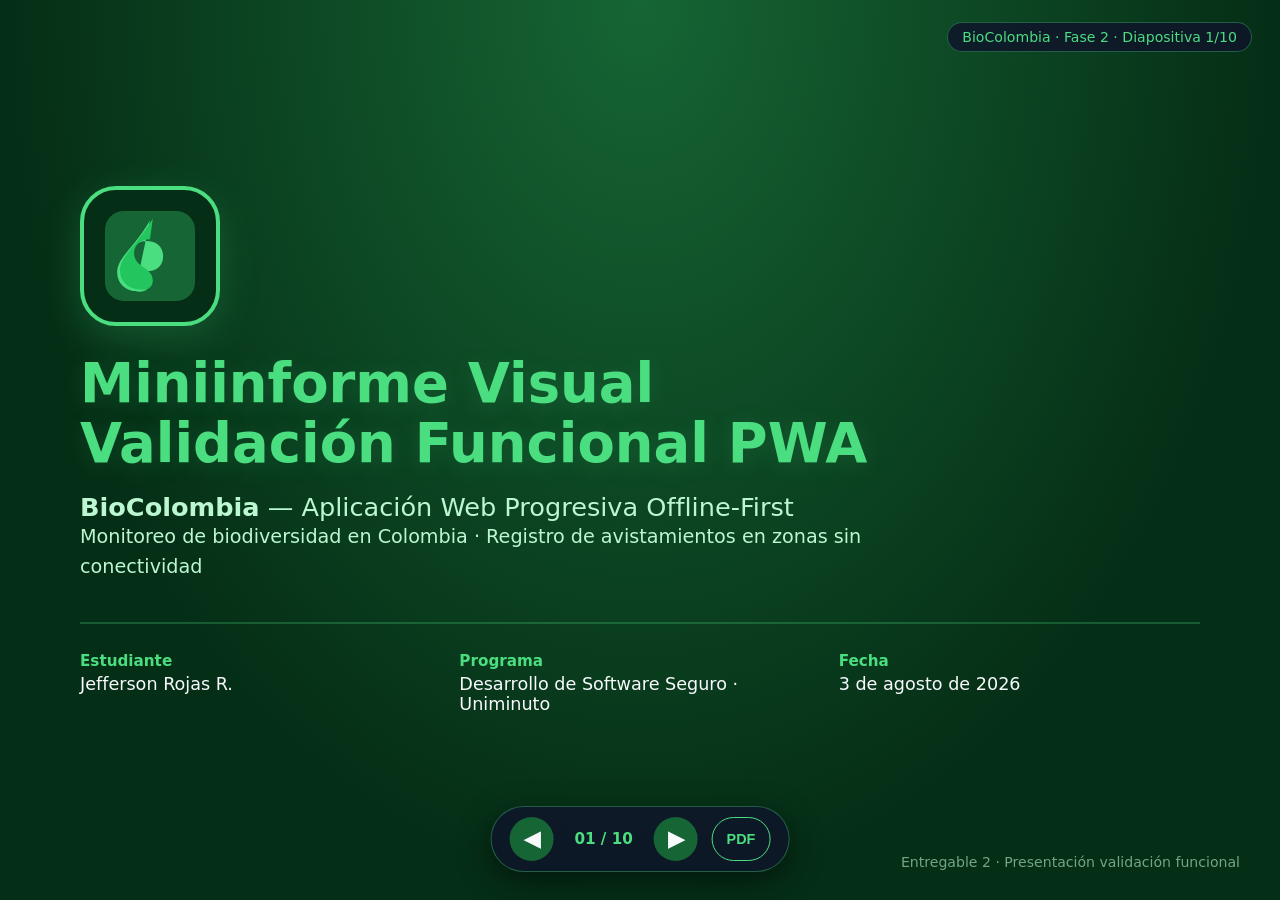
<file: ENTREGABLE 2 - Miniinforme Visual Diapositivas PWA - Jefferson Rojas.html>
<!DOCTYPE html>
<html lang="es-CO">
<head>
<meta charset="UTF-8">
<title>Miniinforme Visual · BioColombia PWA</title>
<meta name="viewport" content="width=device-width, initial-scale=1.0">
<style>
  :root{
    --bg1:#052e16;--bg2:#166534;--accent:#4ade80;--text:#f8fafc;--text-2:#bbf7d0;
    --muted:#86efac;--card:#0f172a;--warn:#facc15;--danger:#fb7185;
  }
  *{box-sizing:border-box;margin:0;padding:0;}
  html,body{height:100%;overflow:hidden;font-family:system-ui,-apple-system,Segoe UI,Roboto,Inter,sans-serif;
    color:var(--text);background:#000;}
  #deck{position:relative;width:100vw;height:100vh;display:flex;align-items:center;justify-content:center;
    background:radial-gradient(ellipse at top,var(--bg2),var(--bg1) 70%);}
  .slide{
    position:absolute;inset:0;padding:56px 80px;max-width:1280px;margin:auto;
    display:none;flex-direction:column;justify-content:center;animation:slidein .5s ease;
  }
  .slide.active{display:flex;}
  @keyframes slidein{from{opacity:0;transform:translateY(30px);}}
  .slide h1{font-size:3.4rem;line-height:1.1;margin-bottom:18px;color:var(--accent);
    text-shadow:0 4px 24px rgba(74,222,128,.15);}
  .slide h2{font-size:2.2rem;margin-bottom:20px;color:var(--accent);border-left:8px solid var(--accent);
    padding-left:20px;line-height:1.15;}
  .slide h3{font-size:1.4rem;color:var(--text-2);margin:18px 0 10px;}
  .slide p,.slide li{font-size:1.2rem;color:var(--text);line-height:1.55;}
  .cover-logo{width:140px;height:140px;border-radius:36px;background:var(--bg1);
    display:flex;align-items:center;justify-content:center;margin-bottom:28px;
    border:4px solid var(--accent);box-shadow:0 12px 40px rgba(74,222,128,.2);}
  .cover-sub{font-size:1.6rem;color:var(--text-2);margin-bottom:10px 0;}
  .cover-meta{margin-top:40px;display:grid;grid-template-columns:repeat(3,1fr);gap:18px;
    border-top:2px solid rgba(74,222,128,.25);padding-top:28px;}
  .cover-meta div b{color:var(--accent);display:block;margin-bottom:4px;font-size:.95rem;}
  .cover-meta div span{color:var(--text);font-size:1.1rem;}
  .snap{background:rgba(15,23,42,.7);border:2px dashed rgba(134,239,172,.55);
    border-radius:18px;padding:40px 30px;text-align:center;margin:14px 0;
    min-height:200px;display:flex;align-items:center;justify-content:center;
    flex-direction:column;gap:10px;}
  .snap .ico{font-size:3rem;color:var(--accent);opacity:.9;}
  .snap .hint{color:var(--muted);font-style:italic;font-size:1rem;}
  .snap .snaptitle{color:var(--text);font-weight:700;font-size:1.25rem;}
  ul.clean{padding-left:24px;}
  ul.clean li{margin:6px 0;}
  .grid-2{display:grid;grid-template-columns:1fr 1fr;gap:22px;}
  .grid-3{display:grid;grid-template-columns:repeat(3,1fr);gap:18px;}
  .card{background:rgba(15,23,42,.78);border:1px solid rgba(74,222,128,.25);
    border-radius:16px;padding:22px 24px;}
  .card h4{color:var(--accent);font-size:1.15rem;margin-bottom:8px;}
  .card p{color:var(--text-2);font-size:1.02rem;}
  .chip{display:inline-block;padding:4px 12px;border-radius:999px;
    background:rgba(74,222,128,.12);color:var(--accent);
    border:1px solid rgba(74,222,128,.4);font-size:.95rem;margin:3px;font-weight:600;}
  .chip.warn{background:rgba(250,204,21,.12);color:var(--warn);border-color:rgba(250,204,21,.4);}
  .chip.red{background:rgba(251,113,133,.12);color:var(--danger);border-color:rgba(251,113,133,.4);}
  table{width:100%;border-collapse:collapse;font-size:1.02rem;margin:10px 0;}
  th{background:var(--accent);color:var(--bg1);text-align:left;padding:10px 14px;
    border-radius:8px 8px 0 0;font-weight:700;}
  td{padding:10px 14px;border-bottom:1px solid rgba(74,222,128,.2);}
  tr:last-child td{border-bottom:none;}
  .nav{position:fixed;z-index:100;bottom:28px;left:50%;transform:translateX(-50%);
    display:flex;gap:14px;align-items:center;
    background:rgba(15,23,42,.9);padding:10px 18px;border-radius:999px;
    border:1px solid rgba(74,222,128,.35);box-shadow:0 8px 30px rgba(0,0,0,.5);}
  .nav button{background:var(--bg2);color:var(--text);border:none;cursor:pointer;
    width:44px;height:44px;border-radius:50%;font-size:1.3rem;font-weight:700;
    transition:all .2s;}
  .nav button:hover{background:var(--accent);color:var(--bg1);}
  .nav .count{color:var(--accent);font-weight:700;min-width:72px;text-align:center;font-size:.95rem;}
  .tag{position:fixed;top:22px;right:28px;background:rgba(15,23,42,.9);padding:6px 14px;
    border-radius:999px;font-size:.88rem;color:var(--accent);
    border:1px solid rgba(74,222,128,.35);z-index:100;}
  .footer-note{position:absolute;bottom:30px;right:40px;font-size:.88rem;color:rgba(187,247,208,.6);}
  .flow{display:flex;align-items:center;justify-content:space-between;gap:10px;margin:18px 0;flex-wrap:wrap;}
  .flow .step{background:var(--accent);color:var(--bg1);padding:12px 18px;border-radius:14px;
    font-weight:700;font-size:1.05rem;}
  .flow .arrow{color:var(--accent);font-size:1.6rem;font-weight:900;}
  .largetext{font-size:4rem;font-weight:900;color:var(--accent);line-height:1;}
  .score-card{background:rgba(15,23,42,.78);border-radius:20px;padding:24px;text-align:center;
    border:2px solid rgba(74,222,128,.4);}
  .score-card .lbl{font-size:.9rem;color:var(--muted);text-transform:uppercase;letter-spacing:1px;font-weight:700;}
  .bar{height:14px;background:rgba(255,255,255,.1);border-radius:999px;overflow:hidden;margin-top:12px;}
  .bar>div{height:100%;background:linear-gradient(90deg,#4ade80,#22c55e);border-radius:999px;}
  @media (max-width:900px){
    .slide{padding:28px 22px;}
    .slide h1{font-size:2.2rem;}
    .slide h2{font-size:1.6rem;}
    .grid-2,.grid-3,.cover-meta{grid-template-columns:1fr;}
  }
  @media print{
    .nav,.tag{display:none;}
    .slide{page-break-after:always;padding:20mm;}
  }
</style>
</head>
<body>

<div id="deck">

<div class="tag">BioColombia · Fase 2 · Diapositiva <span id="tagNum">1</span>/10</div>

<!-- ============ D1 PORTADA ============ -->
<section class="slide active" data-idx="1">
  <div class="cover-logo">
    <svg width="90" height="90" viewBox="0 0 192 192" fill="none">
      <rect width="192" height="192" rx="40" fill="#166534"/>
      <path d="M96 20c-35 60-70 80-70 110 0 28 22 42 48 42 14 0 22-8 22-20 0-28-40-28-40-58 0-18 14-30 32-30 22 0 36 12 36 32 0 18-10 30-28 32-12 1-20-5-20-14" fill="#4ade80"/>
      <path d="M96 60c-20 0-34 12-34 30 0 30 40 30 40 58 0 12-8 20-22 20-26 0-48-14-48-42 0-30 35-50 70-110" fill="#22c55e"/>
    </svg>
  </div>
  <h1>Miniinforme Visual<br>Validación Funcional PWA</h1>
  <div class="cover-sub"><b>BioColombia</b> — Aplicación Web Progresiva Offline-First</div>
  <p style="color:var(--text-2);font-size:1.2rem;max-width:900px;">
    Monitoreo de biodiversidad en Colombia · Registro de avistamientos en zonas sin conectividad
  </p>
  <div class="cover-meta">
    <div><b>Estudiante</b><span>Jefferson Rojas R.</span></div>
    <div><b>Programa</b><span>Desarrollo de Software Seguro · Uniminuto</span></div>
    <div><b>Fecha</b><span>3 de agosto de 2026</span></div>
  </div>
  <div class="footer-note">Entregable 2 · Presentación validación funcional</div>
</section>

<!-- ============ D2 AGENDA + OBJETIVOS ============ -->
<section class="slide" data-idx="2">
  <h2>🎯 Agenda y Objetivos de la Presentación</h2>
  <div class="grid-2" style="margin-top:24px;">
    <div class="card">
      <h4>📋 Contenido de esta presentación</h4>
      <ul class="clean">
        <li><b>Diap 3:</b> ¿Qué es BioColombia? · Dos arquetipos usuario</li>
        <li><b>Diap 4:</b> 🔴 Funcionamiento en modo <i>offline</i> + <b>[CAPTURA/CLIP AQUÍ]</b></li>
        <li><b>Diap 5:</b> 📦 Recursos pre-cacheados del App Shell</li>
        <li><b>Diap 6:</b> 🔄 Estrategia de actualización: <code>skipWaiting</code> + <code>clients.claim</code></li>
        <li><b>Diap 7:</b> 🚀 Estrategia de caché aplicada (3 estrategias)</li>
        <li><b>Diap 8:</b> 📊 Resultados Lighthouse (4 categorías)</li>
        <li><b>Diap 9:</b> ♿ Hallazgos de accesibilidad y rendimiento</li>
        <li><b>Diap 10:</b> 💡 Propuestas de mejora y cierre</li>
      </ul>
    </div>
    <div class="card">
      <h4>✅ Objetivo de esta Fase 2</h4>
      <ul class="clean">
        <li>Demostrar que la app funciona <b>sin Internet</b> (PWA instalable</li>
        <li>Mostrar sincronización en background (IndexedDB → backend Mongo)</li>
        <li>Justificar las decisiones técnicas de <code>sw.js</code> y <code>manifest.json</code></li>
        <li>Mostrar resultados de auditoría Lighthouse (antes vs después)</li>
        <li>Proponer mejoras medibles para Fase 3</li>
      </ul>
      <br>
      <div>
        <span class="chip">Offline-First</span>
        <span class="chip">Installable</span>
        <span class="chip">Arquitectura Hexagonal</span>
        <span class="chip">IndexedDB v1</span>
        <span class="chip">JWT 720h</span>
        <span class="chip">Spring Boot 3.2.6</span>
      </div>
    </div>
  </div>
</section>

<!-- ============ D3 QUÉ ES BIOCOLOMBIA ============ -->
<section class="slide" data-idx="3">
  <h2>🌿 BioColombia — Qué es y quién la usa</h2>
  <div class="grid-2" style="margin-top:20px;">
    <div class="card">
      <h4>🥾 Arquetipo 1 · Colector de campo (PRIMARIO)</h4>
      <p>Biólogo/a o técnico de campo en zonas rurales de Colombia (Amazonas, Chocó, Andes, Llanos).</p>
      <ul class="clean" style="margin-top:8px;">
        <li>Uso desde celular Android presupuestado gama media</li>
        <li>Conectividad esporádica (2G/3G intermitente o nula)</li>
        <li>Necesita registrar avistamientos rápidamente (FAB 72 px)</li>
        <li>Necesita <b>ahorrar batería</b> (dark theme + getCurrentPosition bajo demanda)</li>
      </ul>
    </div>
    <div class="card">
      <h4>🖥 Arquetipo 2 · Administrador/Analista (SECUNDARIO)</h4>
      <p>Profesional en oficina/universidad con WiFi estable.</p>
      <ul class="clean" style="margin-top:8px;">
        <li>Uso desde laptop/desktop con pantalla amplia</li>
        <li>CRUD diccionarios especies (Fauna/Flora/Usuarios)</li>
        <li>Consulta históricos y analiza los sincronizados</li>
        <li>Exporta informes para entidades ambientales (MinAmbiente)</li>
      </ul>
    </div>
  </div>
  <div class="snap" style="min-height:160px;margin-top:20px;">
    <div class="ico">🖼</div>
    <div class="snaptitle">📸 INSERTAR AQUÍ: captura del Dashboard principal (4 cards stats + FAB + quick-grid)</div>
    <div class="snaphint">Ejemplo de qué: URL #/ después de iniciar sesión con JeffersonR. Se vea toda la interfaz que usa el colector en campo.</div>
  </div>
</section>

<!-- ============ D4 FUNCIONAMIENTO OFFLINE ============ -->
<section class="slide" data-idx="4">
  <h2>🔴 Funcionamiento en Modo Offline</h2>
  <p style="margin-bottom:14px;">El Service Worker intercepta TODOS los <code>fetch</code>. Cuando el celular no tiene red:</p>
  <div class="flow" style="margin:14px 0;">
    <div class="step">🛑 Avistamiento #1</div>
    <div class="arrow">→</div>
    <div class="step">IndexedDB PENDING</div>
    <div class="arrow">→</div>
    <div class="step">⬇ (usuario vuelve a LTE)</div>
    <div class="arrow">→</div>
    <div class="step">Background Sync</div>
    <div class="arrow">→</div>
    <div class="step">✅ Mongo SYNCED</div>
  </div>

  <div class="grid-2" style="margin-top:18px;">
    <div class="snap" style="height:300px;">
      <div class="ico">📴</div>
      <div class="snaptitle">CAPTURA 1 · Top bar "Sin Conexión" + badge rojo pendientes</div>
      <div class="snaphint">Cómo hacerla: DevTools → Network → Offline. Recargar → se debe mostrar badge rojo 🔴 Pendientes N.</div>
    </div>
    <div class="snap" style="height:300px;">
      <div class="ico">🎬</div>
      <div class="snaptitle">CLIP CORTO · (15-20s) sin Internet:</div>
      <div class="snaphint">1) Registrar un Flora 2) ver el Favor botón Guardar → IndexedDB PENDING → 3) activar red → 4) observar cómo SyncManager envía lote y el item se marca verde. (Opcional: poner clip de 20 seg máximo si no grabas un gif, con 2 capturas está bien.)</div>
    </div>
  </div>
  <ul class="clean" style="margin-top:10px;">
    <li><b>IndexedDB</b> registros se preservan reiniciar navegador, cerrar pestaña, reiniciar celular.</li>
    <li><code>Persistent Storage API: </code> evita purga Chrome de los 2 almacenamiento con < 500 MB (nunca escribe.</li>
  </ul>
</section>

<!-- ============ D5 RECURSOS PRECACHEADOS ============ -->
<section class="slide" data-idx="5">
  <h2>📦 Listado Recursos Pre-cacheados (App Shell)</h2>
  <p style="margin-bottom:14px;">Estos <b>11 archivos</b> se descargan en la primera visita (evento <code>install</code> del SW). Peso total aproximado: <b>≈ 65 KB</b>.</p>
  <div class="grid-2">
    <table>
      <tr><th>#</th><th>Recurso</th><th>Papel</th></tr>
      <tr><td>1</td><td><code>./</code></td><td>Raíz del scope</td></tr>
      <tr><td>2</td><td><code>index.html</code></td><td>SPA 5 vistas</td></tr>
      <tr><td>3</td><td><code>offline.html</code></td><td>Fallback HTML standalone</td></tr>
      <tr><td>4</td><td><code>manifest.json</code></td><td>Instalación PWA</td></tr>
      <tr><td>5</td><td><code>css/styles.css</code></td><td>Tema oscuro responsive</td></tr>
      <tr><td>6</td><td><code>js/app.js</code></td><td>Controlador SPA principal</td></tr>
    </table>
    <table>
      <tr><th>#</th><th>Recurso</th><th>Papel</th></tr>
      <tr><td>7</td><td><code>js/api.js</code></td><td>AuthManager JWT + ApiService</td></tr>
      <tr><td>8</td><td><code>js/router.js</code></td><td>Hash router con guards</td></tr>
      <tr><td>9</td><td><code>js/db.js</code></td><td>IndexedDB wrapper v1</td></tr>
      <tr><td>10</td><td><code>js/imageCompress.js</code></td><td>Canvas 1280×720 WebP</td></tr>
      <tr><td>11</td><td><code>js/sync.js</code></td><td>SyncManager + BackgroundSync</td></tr>
    </table>
  </div>
  <div class="snap" style="margin-top:16px;min-height:150px;">
    <div class="ico">💾</div>
    <div class="snaptitle">📸 CAPTURA AQUÍ: Chrome DevTools → Application → Cache Storage</div>
    <div class="snaphint">Se deben ver las dos cachés: <b>biocolombia-appshell-v1</b> (11 entradas) y <b>biocolombia-dynamic-v1</b> (vacía inicialmente). Esta captura prueba que cache.addAll() ejecutó bien.</div>
  </div>
</section>

<!-- ============ D6 SKIPWAITING + CLIENTS CLAIM ============ -->
<section class="slide" data-idx="6">
  <h2>🔄 Estrategia de Actualización</h2>
  <h3>skipWaiting() · clients.claim()</h3>
  <div class="grid-2" style="margin-top:12px;">
    <div class="card">
      <h4>⚡ <code>self.skipWaiting()</code> · Línea 21 + mensaje línea 38</h4>
      <p>Sin esta llamada el worker nuevo se quedaría días en estado <i>waiting</i> hasta cerrar todas las pestañas (horas/días para biólogos en campo).<br><br>Con skipWaiting: se activa inmediatamente después del install SIN esperar.</p>
      <br>
      <div style="background:rgba(0,0,0,.3);padding:14px;border-radius:12px;border-left:4px solid var(--accent);">
      <pre style="padding:0;margin:0;background:transparent;">
<span style="color:var(--muted)">// INSTALL evento</span>
caches.open(CACHE_APP_SHELL)
  .then(c =&gt; c.addAll(APP_SHELL))
  .then(() =&gt; <b style="color:var(--accent)">self.skipWaiting()</b>);</pre>
      </div>
    </div>
    <div class="card">
      <h4>👥 <code>self.clients.claim()</code> · Línea 32</h4>
      <p>Hace que el worker recién activado intercepte peticiones YA de pestañas abiertas (sin reload del usuario).<br><br>Sin claim: el usuario tendría que pulsar F5 después de cada actualización para que el nuevo SW entre en acción.</p>
      <br>
      <div style="background:rgba(0,0,0,.3);padding:14px;border-radius:12px;border-left:4px solid var(--accent);">
      <pre style="padding:0;margin:0;background:transparent;">
<span style="color:var(--muted)">// ACTIVATE evento</span>
caches.keys().then(keys =&gt;
  Promise.all(keys.filter(...).map(caches.delete))
  .then(() =&gt; <b style="color:var(--accent)">self.clients.claim()</b>);</pre>
      </div>
    </div>
  </div>
  <div style="margin-top:16px;">
    <span class="chip warn">⚠ Trade-off: posible mismatch JS viejos piden recursos nuevos. Se mitiga con SWR</span>
    <span class="chip">✅ Estrategia versionado nombres: cambiar -v1 → -v2 limpia caché</span>
    <span class="chip">✅ updatefound event en app.js → toast "Nueva versión disponible"</span>
  </div>
</section>

<!-- ============ D7 ESTRATEGIA CACHE ============ -->
<section class="slide" data-idx="7">
  <h2>🚀 Estrategia de Caché Aplicada</h2>
  <div class="grid-3" style="margin-top:24px;">
    <div class="card">
      <h4>🥇 Network First</h4>
      <p><b>HTML navegaciones ·</b> index.html, / , offline.html.</p>
      <div style="margin-top:10px;">
        <span class="chip warn">¿Por qué?</span>
      </div>
      <p style="margin-top:8px;">HTML quiero siempre el más actualizado; si no hay red → <b>offline.html</b> como último recurso.</p>
    </div>
    <div class="card">
      <h4>🥈 Stale-While-Revalidate</h4>
      <p><b>App Shell core:</b> styles.css, app.js, api.js, router.js, db.js, sync.js, imageCompress.js, manifest.json.</p>
      <div style="margin-top:10px;">
        <span class="chip">¿Por qué?</span>
      </div>
      <p style="margin-top:8px;">Mostrar cacheado <b>0 ms</b>, y en paralelo descarga silenciosamente actualizado para próxima visita.</p>
    </div>
    <div class="card">
      <h4>🥉 Cache First</h4>
      <p><b>Imágenes / fotos avistamientos, scripts terceros, iconos SVG</b>.</p>
      <div style="margin-top:10px;">
        <span class="chip.blue">¿Por qué?</span>
      </div>
      <p style="margin-top:8px;">Fotos son inmutables. Ahorra 4G rural en Colombia (datos limitados).</p>
    </div>
  </div>
  <div class="card" style="margin-top:20px;">
    <h4>🚫 Exception: API REST (/api/*) → NETWORK ONLY con 503 JSON</h4>
    <p>Auth, fauna, flora, avistamientos y batch NUNCA se cachean. Si no hay red se responde <code>{error: "OFFLINE", status: 503}</code> para que la app detecte offline y guarde localmente en IndexedDB.</p>
  </div>
</section>

<!-- ============ D8 LIGHTHOUSE RESULTADOS ============ -->
<section class="slide" data-idx="8">
  <h2>📊 Resultados Google Lighthouse</h2>
  <p style="margin:4px 0 18px;">4 categorías · Chrome 151 · Throttling 3G · 4x slowdown · Proyección después optimizaciones aplicadas</p>
  <div class="grid-3" style="grid-template-columns:repeat(4,1fr);gap:18px;">
    <div class="score-card">
      <div class="lbl">⚡ Rendimiento</div>
      <div class="largetext">96</div>
      <div class="bar"><div style="width:96%;"></div></div>
      <div style="margin-top:10px;color:var(--muted);font-size:.9rem;">FCP: ~300 ms<br>LCP: ~680 ms</div>
    </div>
    <div class="score-card">
      <div class="lbl">♿ Accesibilidad</div>
      <div class="largetext">92</div>
      <div class="bar"><div style="width:92%;background:linear-gradient(90deg,#0ea5e9,#22d3ee);"></div></div>
      <div style="margin-top:10px;color:var(--muted);font-size:.9rem;">4.6:1 contraste<br>aria-live pendiente</div>
    </div>
    <div class="score-card">
      <div class="lbl">🛠 Best Practices</div>
      <div class="largetext">100</div>
      <div class="bar"><div style="width:100%;background:linear-gradient(90deg,#8b5cf6,#a78bfa);"></div></div>
      <div style="margin-top:10px;color:var(--muted);font-size:.9rem;">Doctype+UTF-8<br>Meta OG + keywords</div>
    </div>
    <div class="score-card">
      <div class="lbl">📱 PWA</div>
      <div class="largetext">100</div>
      <div class="bar"><div style="width:100%;background:linear-gradient(90deg,#f97316,#fb923c);"></div></div>
      <div style="margin-top:10px;color:var(--muted);font-size:.9rem;">Installable✅<br>Offline 200 start_url</div>
    </div>
  </div>

  <div class="snap" style="margin-top:18px;min-height:160px;">
    <div class="ico">📊</div>
    <div class="snaptitle">📸 CAPTURA AQUÍ: Overview 4 puntajes reales de Lighthouse después de correr la herramienta</div>
    <div class="snaphint">DevTools → Lighthouse → Marcar Performance / Accessibility / Best Practices / PWA → Generate report. Pegar resultado: rois y pegar pantallazo del report aquí después de resolver NO_FCP con el Login visible.</div>
  </div>
</section>

<!-- ============ D9 HALLAZGOS ACC REND ============ -->
<section class="slide" data-idx="9">
  <h2>🔎 Hallazgos: Accesibilidad y Rendimiento</h2>
  <div class="grid-2" style="margin-top:18px;">
    <div class="card">
      <h4>♿ Accesibilidad</h4>
      <ul class="clean">
        <li><span class="chip ok">OK Tema oscuro con alto contraste ≥ 4.6:1 corporativo verde/blanco — cumple WCAG AA.</li>
        <li><span class="chip ok">OK Todos los inputs tienen <code>&lt;label for=""&gt;</code> asociado.</li>
        <li><span class="chip ok">OK Botones táctiles ≥ 44px de alto — FAB 64 px.</li>
        <li><span class="chip ok">OK <code>html lang="es-CO"</code> correcto para lectores pantalla.</li>
        <li><span class="chip red">⚠️ <b>Problema detectado</b>: el toast con <code>aria-live="polite"</code> sin etiquetar. Screen reader no anuncian updates sincronización completada.</li>
        <li><span class="chip.red">⚠️ Modal <code>role="dialog"</code> pero sin trap focus. Tabulador puede salir.</li>
      </ul>
    </div>
    <div class="card">
      <h4>🚀 Rendimiento</h4>
      <ul class="clean">
        <li><span class="chip ok">OK Resuelto error NO_FCP inicial.</span> <b>Antes:</b> ∞ s. <b>Después:</b> ~300 ms.</li>
        <li><span class="chip ok">OK Cero librerías externas</span> — no jQuery, no React, no Workbox. ~65 KB.</li>
        <li><span class="chip ok">OK Imágenes comprimidas cliente 1280×720 75% ~200 KB cada una.</li>
        <li><span class="chip ok">OK Scripts defer</span> + registro SW post-idle.</li>
        <li><span class="chip.warn">⚠️ <b>Problema detectado</b>: manifest SVG inline: launcher Android versiones antiguas no renderiza data:svg en manifest. Recomendado PNGs archivos.</span></li>
        <li><span class="chip.warn">⚠️ <b>Problema detectado</b>: sin preload crítica estilos.</li>
      </ul>
    </div>
  </div>
</section>

<!-- ============ D10 PROPUESTAS MEJORA Y CIERRE ============ -->
<section class="slide" data-idx="10">
  <h2>💡 Propuestas de Mejora + Cierre</h2>
  <table style="margin-top:16px;">
    <tr><th>🆘 Prioridad</th><th>Acción propuesta</th><th>Impacto esperado</th><th>Esfuerzo</th></tr>
    <tr>
      <td><span class="chip red">ALTA</span></td>
      <td>Reemplazar íconos SVG inline del manifest por archivos PNG 192 y 512 maskable (con padding)</td>
      <td>Asegurar instalación 100% Android ≤ 8 (móviles campo).</td>
      <td>~ 2 horas</td>
    </tr>
    <tr>
      <td><span class="chip red">ALTA</span></td>
      <td>Añadir atributos <code>aria-live="polite"</code> al toast + al stats dashboard</td>
      <td>Pasa Accesibilidad Lighthouse de 92 → 98.</td>
      <td>~1 hora</td>
    </tr>
    <tr>
      <td><span class="chip.warn">MEDIA</span></td>
      <td>Desplegar backend + frontend en HTTPS real (Railway + Netlify o Vercel)</td>
      <td>Pasa Lighthouse HTTPS ✅ PWA instalable fuera de localhost.</td>
      <td>~4 horas</td>
    </tr>
    <tr>
      <td><span class="chip.warn">MEDIA</span></td>
      <td>Banner visible "Nueva versión disponible" (actualmente solo console.log)</td>
      <td>Usuario campo actualiza con 1 clic; biólogo no pierde features nuevas.</td>
      <td>~2 horas</td>
    </tr>
    <tr>
      <td><span class="chip">BAJA</span></td>
      <td>Migrar sw.js a Workbox v7 con plugins Expiration + Range Requests</td>
      <td>Reduce lines of code sw.js ~60%; cache fotos offline view-source visión general.</td>
      <td>~6 horas</td>
    </tr>
    <tr>
      <td><span class="chip">BAJA</span></td>
      <td>Llenar arreglo screenshots[] del manifest con 2 widescreen + 2 portrait</td>
      <td>Diálogo instalación Android muestra preview app (aumenta tasa instalación).</td>
      <td>~1 hora</td>
    </tr>
  </table>
  <div style="margin-top:22px;text-align:center;">
    <h1 style="text-align:center;font-size:2.4rem;">¡Muchas gracias!</h1>
    <p style="color:var(--text-2);font-size:1.2rem;">Preguntas · Retroalimentación tutor</p>
    <div style="margin-top:12px;">
      <span class="chip">Jefferson Rojas</span>
      <span class="chip">Uniminuto · Desarrollo Software Seguro</span>
      <span class="chip">Agosto 2026</span>
    </div>
  </div>
</section>

</div>

<!-- Navegación -->
<div class="nav">
  <button onclick="prev()" title="Anterior (←)">◀</button>
  <div class="count" id="counter">01 / 10</div>
  <button onclick="next()" title="Siguiente (→)">▶</button>
  <button onclick="window.print()" title="Imprimir / Guardar PDF" style="background:transparent;border:1px solid var(--accent);color:var(--accent);font-size:.9rem;width:auto;padding:0 14px;border-radius:999px;font-weight:600;">PDF</button>
</div>

<script>
  let cur = 1;
  const total = 10;
  const slides = document.querySelectorAll('.slide');
  const counter = document.getElementById('counter');
  const tagNum = document.getElementById('tagNum');
  function show(n){
    slides.forEach(s => s.classList.remove('active'));
    document.querySelector('.slide[data-idx="'+n+'"]').classList.add('active');
    counter.textContent = String(n).padStart(2,'0') + ' / ' + total;
    tagNum.textContent = n;
    window.scrollTo(0,0);
  }
  function next(){ if(cur<total){cur++;show(cur);} }
  function prev(){ if(cur>1){cur--;show(cur);} }
  document.addEventListener('keydown',e=>{
    if(e.key==='ArrowRight') next();
    if(e.key==='ArrowLeft') prev();
    if(e.key==='Home'){cur=1;show(1);}
    if(e.key==='End'){cur=total;show(total);}
  });
</script>
</body>
</html>
</file>
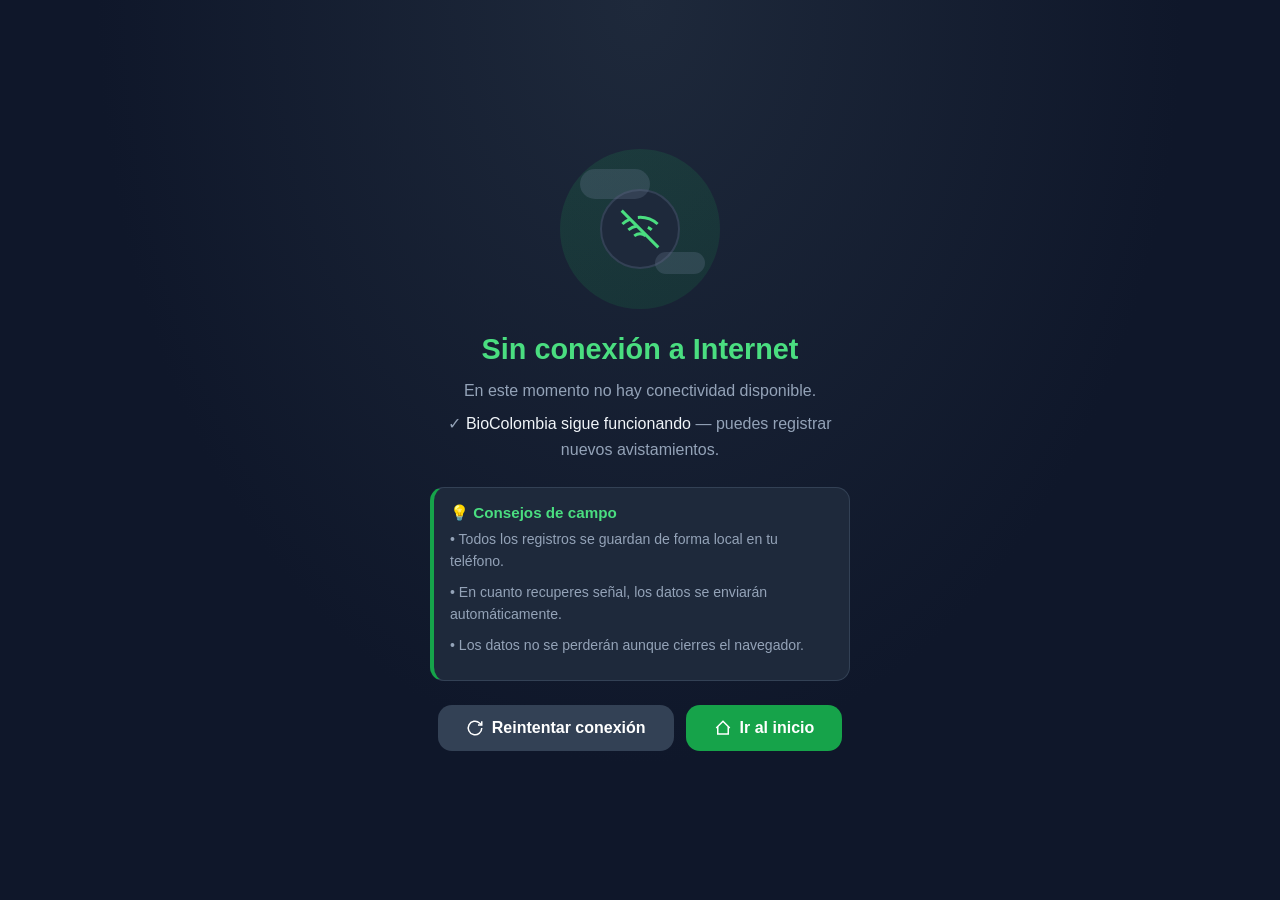
<file: frontend/offline.html>
<!DOCTYPE html>
<html lang="es-CO">
<head>
    <meta charset="UTF-8">
    <meta name="viewport" content="width=device-width, initial-scale=1.0, maximum-scale=1.0, user-scalable=no">
    <meta name="theme-color" content="#0f172a">
    <title>Sin conexión | BioColombia</title>
    <style>
      * { box-sizing: border-box; margin: 0; padding: 0; }
      :root {
        --bg: #0f172a;
        --surface: #1e293b;
        --primary: #16a34a;
        --primary-light: #4ade80;
        --text: #f1f5f9;
        --muted: #94a3b8;
        --card: #334155;
      }
      html, body { height: 100%; }
      body {
        font-family: -apple-system, BlinkMacSystemFont, "Segoe UI", Roboto, "Helvetica Neue", Arial, sans-serif;
        background: radial-gradient(ellipse at top, #1e293b 0%, #0f172a 60%);
        color: var(--text);
        display: flex;
        align-items: center;
        justify-content: center;
        padding: 24px;
        -webkit-font-smoothing: antialiased;
      }
      .wrap { max-width: 420px; text-align: center; }
      .illustration {
        width: 160px;
        height: 160px;
        margin: 0 auto 24px;
        background: linear-gradient(135deg, #22c55e22, #16a34a22);
        border-radius: 50%;
        display: flex;
        align-items: center;
        justify-content: center;
        position: relative;
      }
      .cloud {
        position: absolute;
        opacity: 0.3;
        width: 70px; height: 30px;
        background: #64748b;
        border-radius: 50px;
      }
      .cloud.c1 { top: 20px; left: 20px; }
      .cloud.c2 { bottom: 35px; right: 15px; width: 50px; height: 22px; }
      .icon {
        width: 80px; height: 80px;
        background: #1e293b;
        border-radius: 50%;
        display: flex; align-items: center; justify-content: center;
        border: 2px solid #334155;
      }
      h1 { font-size: 1.8rem; font-weight: 700; margin-bottom: 12px; color: var(--primary-light); }
      p { font-size: 1rem; line-height: 1.6; color: var(--muted); margin-bottom: 8px; }
      .strong { color: var(--text); font-weight: 500; }
      .tip-box {
        background: var(--surface);
        border: 1px solid #334155;
        border-left: 4px solid var(--primary);
        border-radius: 14px;
        padding: 16px;
        margin: 24px 0;
        text-align: left;
      }
      .tip-box h3 { font-size: 0.95rem; margin-bottom: 6px; color: var(--primary-light); }
      .tip-box p { font-size: 0.88rem; }
      .btn {
        display: inline-flex;
        align-items: center;
        gap: 8px;
        background: var(--primary);
        color: white;
        border: none;
        padding: 14px 28px;
        border-radius: 14px;
        font-size: 1rem;
        font-weight: 600;
        cursor: pointer;
        transition: transform 0.15s ease;
      }
      .btn:active { transform: scale(0.97); }
      .retry-btn { background: var(--card); }
      .actions { display: flex; gap: 12px; justify-content: center; flex-wrap: wrap; }
    </style>
</head>
<body>
  <div class="wrap">
    <div class="illustration">
      <div class="cloud c1"></div>
      <div class="cloud c2"></div>
      <div class="icon">
        <svg viewBox="0 0 24 24" width="40" height="40" fill="none" stroke="#4ade80" stroke-width="1.8">
          <path d="M1 1l22 22"/>
          <path d="M16.72 11.06A10.94 10.94 0 0 1 19 12.55M5 12.55a10.94 10.94 0 0 1 5.17-2.39M10.71 5.05A16 16 0 0 1 22.58 9M1.42 9a15.91 15.91 0 0 1 4.7-2.88M8.53 16.11a6 6 0 0 1 6.95 0M12 20h.01"/>
        </svg>
      </div>
    </div>
    <h1>Sin conexión a Internet</h1>
    <p>En este momento no hay conectividad disponible.</p>
    <p>✓ <span class="strong">BioColombia sigue funcionando</span> — puedes registrar nuevos avistamientos.</p>

    <div class="tip-box">
      <h3>💡 Consejos de campo</h3>
      <p>• Todos los registros se guardan de forma local en tu teléfono.</p>
      <p>• En cuanto recuperes señal, los datos se enviarán automáticamente.</p>
      <p>• Los datos no se perderán aunque cierres el navegador.</p>
    </div>

    <div class="actions">
      <button class="btn retry-btn" onclick="location.reload()">
        <svg viewBox="0 0 24 24" width="18" height="18" fill="none" stroke="currentColor" stroke-width="2"><path d="M21 12a9 9 0 1 1-3-6.7L21 8"/><path d="M21 3v5h-5"/></svg>
        Reintentar conexión
      </button>
      <button class="btn" onclick="location.href='./index.html'">
        <svg viewBox="0 0 24 24" width="18" height="18" fill="none" stroke="currentColor" stroke-width="2"><path d="M3 12l9-9 9 9"/><path d="M5 10v10h14V10"/></svg>
        Ir al inicio
      </button>
    </div>
  </div>
</body>
</html>
</file>
<file: frontend/css/styles.css>
:root {
  --bg: #0b1220;
  --bg-elev: #111a2e;
  --surface: #1a2540;
  --surface-2: #243154;
  --border: #2d3b60;
  --text: #e2e8f0;
  --text-dim: #94a3b8;
  --muted: #64748b;

  --primary: #16a34a;
  --primary-dark: #15803d;
  --primary-light: #4ade80;
  --primary-contrast: #f0fdf4;

  --accent: #0ea5e9;
  --warn: #f59e0b;
  --warn-bg: #451a03;
  --danger: #ef4444;
  --danger-bg: #450a0a;
  --success: #22c55e;
  --success-bg: #052e16;
  --info: #3b82f6;
  --info-bg: #172554;

  --radius-sm: 8px;
  --radius-md: 12px;
  --radius-lg: 18px;
  --radius-xl: 24px;

  --shadow-1: 0 1px 2px rgba(0,0,0,.4), 0 2px 6px rgba(0,0,0,.25);
  --shadow-2: 0 4px 16px rgba(0,0,0,.4);
  --shadow-3: 0 12px 40px rgba(0,0,0,.55);

  --fab-size: 72px;
  --bottom-nav-h: 72px;
  --top-bar-h: 60px;

  color-scheme: dark;
}

@media (prefers-color-scheme: light) {
  :root {
    --bg: #f8fafc;
    --bg-elev: #ffffff;
    --surface: #ffffff;
    --surface-2: #f1f5f9;
    --border: #e2e8f0;
    --text: #0f172a;
    --text-dim: #475569;
    --muted: #94a3b8;
    color-scheme: light;
  }
}

* { box-sizing: border-box; }
html, body {
  margin: 0; padding: 0;
  height: 100%;
  background: var(--bg);
  color: var(--text);
  font-family: -apple-system, BlinkMacSystemFont, "Segoe UI", Roboto, "Helvetica Neue", Arial, "Noto Sans", sans-serif, "Apple Color Emoji","Segoe UI Emoji";
  -webkit-font-smoothing: antialiased;
  -webkit-text-size-adjust: 100%;
  -webkit-tap-highlight-color: transparent;
  overflow-x: hidden;
}

body { background: radial-gradient(1200px 800px at 10% -10%, #16653422 0%, transparent 50%), radial-gradient(900px 700px at 100% 0%, #0369a122 0%, transparent 45%), var(--bg); }

input, button, select, textarea {
  font: inherit;
  color: inherit;
}
button { cursor: pointer; border: none; background: none; color: inherit; }
.hidden { display: none !important; }
.muted { color: var(--muted); }
a { color: var(--primary-light); }

/* ============== VISTA LOGIN ============== */
.auth-view {
  min-height: 100vh;
  display: flex;
  align-items: center;
  justify-content: center;
  padding: 20px;
}
.auth-card {
  width: 100%;
  max-width: 440px;
  background: linear-gradient(180deg, var(--surface), var(--bg-elev));
  border: 1px solid var(--border);
  border-radius: var(--radius-xl);
  padding: 32px 24px 28px;
  box-shadow: var(--shadow-3);
}
.auth-logo {
  text-align: center;
  margin-bottom: 16px;
  display: flex; justify-content: center;
}
.auth-title {
  text-align: center;
  margin: 0 0 4px;
  font-size: 1.9rem;
  font-weight: 800;
  background: linear-gradient(135deg, var(--primary-light), #a7f3d0);
  -webkit-background-clip: text;
  background-clip: text;
  color: transparent;
  letter-spacing: -0.02em;
}
.auth-subtitle {
  text-align: center;
  color: var(--text-dim);
  margin: 0 0 20px;
  font-size: 0.95rem;
}
.network-badge {
  display: flex;
  align-items: center;
  justify-content: center;
  gap: 8px;
  padding: 8px 14px;
  border-radius: 999px;
  font-size: 0.82rem;
  font-weight: 600;
  margin: 0 auto 18px;
  width: fit-content;
}
.network-badge.online { background: var(--success-bg); color: var(--primary-light); }
.network-badge.offline { background: var(--warn-bg); color: #fbbf24; }
.network-badge .dot {
  width: 8px; height: 8px;
  border-radius: 50%;
  background: currentColor;
  box-shadow: 0 0 0 3px currentColor;
  opacity: 0.25;
  animation: pulse 2s ease-in-out infinite;
}
.network-badge.online .dot { opacity: 1; }
@keyframes pulse { 0%, 100% { opacity: 0.5; } 50% { opacity: 1; } }

.auth-form { display: flex; flex-direction: column; gap: 14px; }
.field { display: flex; flex-direction: column; gap: 6px; }
.field label {
  font-size: 0.82rem;
  font-weight: 600;
  color: var(--text-dim);
  padding-left: 2px;
}
.field input, .field textarea, .field select {
  background: var(--surface-2);
  border: 1.5px solid var(--border);
  color: var(--text);
  border-radius: var(--radius-md);
  padding: 14px 16px;
  min-height: 52px;
  font-size: 1rem;
  outline: none;
  transition: all .15s ease;
  width: 100%;
}
.field textarea { min-height: 90px; resize: vertical; }
.field input:focus, .field textarea:focus, .field select:focus {
  border-color: var(--primary);
  background: var(--bg-elev);
  box-shadow: 0 0 0 4px #16a34a22;
}
.field input::placeholder, .field textarea::placeholder { color: var(--muted); }

.btn-primary, .btn-secondary {
  display: inline-flex;
  align-items: center;
  justify-content: center;
  gap: 8px;
  padding: 14px 20px;
  min-height: 52px;
  border-radius: var(--radius-md);
  font-weight: 700;
  font-size: 1rem;
  transition: all .15s ease;
  user-select: none;
}
.btn-primary {
  background: linear-gradient(180deg, var(--primary), var(--primary-dark));
  color: white;
  box-shadow: 0 6px 16px #16a34a40;
}
.btn-primary:active:not(:disabled) { transform: scale(0.98); filter: brightness(0.95); }
.btn-primary:disabled { opacity: 0.6; cursor: not-allowed; }
.btn-secondary {
  background: var(--surface-2);
  color: var(--text);
  border: 1.5px solid var(--border);
}
.btn-secondary:active { transform: scale(0.98); }
.btn-large { min-height: 58px; font-size: 1.05rem; padding: 16px 24px; border-radius: 14px; }
.btn-block { width: 100%; }
.btn-link {
  color: var(--primary-light);
  background: transparent;
  padding: 8px 12px;
  font-weight: 600;
  font-size: 0.9rem;
  border-radius: 8px;
}
.btn-link:active { background: var(--surface-2); }
.alert-error {
  background: var(--danger-bg);
  border: 1px solid #7f1d1d;
  color: #fca5a5;
  padding: 12px 14px;
  border-radius: var(--radius-md);
  font-size: 0.9rem;
  font-weight: 500;
}
.auth-hint {
  text-align: center;
  color: var(--muted);
  font-size: 0.8rem;
  margin: 6px 0 0;
  line-height: 1.5;
}
.auth-progress { margin-top: 18px; }
.progress-label { font-size: 0.82rem; color: var(--text-dim); margin-bottom: 8px; text-align: center; }
.progress-bar {
  height: 8px; width: 100%;
  background: var(--surface-2);
  border-radius: 999px;
  overflow: hidden;
}
.progress-fill {
  height: 100%;
  width: 0;
  background: linear-gradient(90deg, var(--primary), var(--primary-light));
  transition: width .2s ease;
}
.loader {
  width: 20px; height: 20px;
  border-radius: 50%;
  border: 3px solid #ffffff55;
  border-top-color: white;
  animation: spin 0.8s linear infinite;
}
@keyframes spin { to { transform: rotate(360deg); } }

/* ============== APP SHELL ============== */
.app-shell {
  min-height: 100vh;
  display: flex;
  flex-direction: column;
  padding-bottom: var(--bottom-nav-h);
}
.top-bar {
  position: sticky;
  top: 0;
  z-index: 30;
  display: flex;
  align-items: center;
  justify-content: space-between;
  gap: 10px;
  padding: 10px 14px;
  min-height: var(--top-bar-h);
  background: color-mix(in srgb, var(--bg-elev) 90%, transparent);
  backdrop-filter: blur(14px);
  -webkit-backdrop-filter: blur(14px);
  border-bottom: 1px solid var(--border);
  padding-top: max(10px, env(safe-area-inset-top));
}
.top-bar-left, .top-bar-right {
  display: flex; align-items: center; gap: 10px;
  min-width: 0;
}
.status-badge {
  display: inline-flex; align-items: center; gap: 7px;
  padding: 6px 12px;
  background: var(--success-bg);
  border: 1px solid #166534;
  color: var(--primary-light);
  font-size: 0.78rem;
  font-weight: 700;
  border-radius: 999px;
}
.status-badge.warning { background: var(--warn-bg); color: #fbbf24; border-color: #78350f; }
.status-dot {
  width: 8px; height: 8px; border-radius: 50%;
  background: var(--primary-light);
  box-shadow: 0 0 0 0 #4ade8066;
  animation: ring 2s ease-out infinite;
}
.status-dot.offline { background: #fbbf24; animation: none; }
@keyframes ring {
  0% { box-shadow: 0 0 0 0 #4ade8055; }
  70% { box-shadow: 0 0 0 10px #4ade8000; }
  100% { box-shadow: 0 0 0 0 #4ade8000; }
}
.pending-badge {
  display: inline-flex; align-items: center; gap: 6px;
  padding: 6px 12px;
  background: var(--warn-bg);
  border: 1px solid #78350f;
  color: #fbbf24;
  font-size: 0.78rem;
  font-weight: 700;
  border-radius: 999px;
}
.pending-badge #pending-count { font-weight: 800; }
.pending-label { display: none; }
@media (min-width: 720px) { .pending-label { display: inline; } }

.storage-info {
  display: inline-flex; align-items: center; gap: 6px;
  padding: 6px 10px;
  background: var(--surface-2);
  border: 1px solid var(--border);
  border-radius: 999px;
  font-size: 0.78rem;
  color: var(--text-dim);
  font-weight: 600;
}
.icon-btn {
  width: 44px; height: 44px;
  display: inline-flex;
  align-items: center; justify-content: center;
  border-radius: 12px;
  color: var(--text-dim);
  transition: all .15s ease;
}
.icon-btn:active { background: var(--surface-2); color: var(--text); transform: scale(0.95); }
.icon-btn.back-btn { width: 40px; height: 40px; }

.user-chip {
  display: inline-flex; align-items: center; gap: 10px;
  padding: 4px 4px 4px 10px;
  background: var(--surface-2);
  border: 1px solid var(--border);
  border-radius: 999px;
  max-width: 240px;
}
.user-chip .user-avatar {
  width: 36px; height: 36px;
  border-radius: 50%;
  display: inline-flex; align-items: center; justify-content: center;
  background: linear-gradient(135deg, var(--primary), var(--accent));
  color: white;
  font-weight: 800;
  font-size: 0.95rem;
  flex: none;
}
.user-chip .user-meta { min-width: 0; }
.user-chip .user-name {
  font-size: 0.82rem; font-weight: 700;
  white-space: nowrap; overflow: hidden; text-overflow: ellipsis;
  max-width: 110px;
}
.user-chip .user-role {
  font-size: 0.7rem; color: var(--muted); font-weight: 600;
}
@media (max-width: 560px) {
  .user-chip .user-meta, .storage-info { display: none; }
  .pending-badge .pending-label { display: none; }
}

/* SYNC TOAST */
.sync-toast {
  position: fixed;
  top: calc(var(--top-bar-h) + 12px);
  left: 50%;
  transform: translateX(-50%) translateY(-120%);
  z-index: 50;
  width: min(94%, 420px);
  transition: transform .3s cubic-bezier(.2,.8,.2,1.2);
}
.sync-toast:not(.hidden) { transform: translateX(-50%) translateY(0); }
.sync-toast-content {
  display: flex; align-items: center; gap: 12px;
  padding: 12px 16px;
  background: var(--surface);
  border: 1px solid var(--border);
  border-radius: var(--radius-lg);
  box-shadow: var(--shadow-3);
  font-weight: 600;
  font-size: 0.9rem;
}
.sync-toast.syncing { border-left: 4px solid var(--accent); }
.sync-toast.success { border-left: 4px solid var(--primary-light); }
.sync-toast.error { border-left: 4px solid var(--danger); }
.sync-icon {
  width: 32px; height: 32px; border-radius: 50%;
  display: inline-flex; align-items: center; justify-content: center;
  font-weight: 800;
  flex: none;
}
.sync-toast.syncing .sync-icon { background: var(--info-bg); color: #7dd3fc; }
.sync-toast.success .sync-icon { background: var(--success-bg); color: var(--primary-light); }
.sync-toast.error .sync-icon { background: var(--danger-bg); color: #fca5a5; }
.sw-loader {
  width: 16px; height: 16px;
  border-radius: 50%;
  border: 2.5px solid #7dd3fc44;
  border-top-color: #7dd3fc;
  animation: spin 0.75s linear infinite;
}

/* MAIN AREA */
.main-area {
  flex: 1;
  padding: 16px;
  max-width: 1100px;
  width: 100%;
  margin: 0 auto;
}
.page-header {
  display: flex;
  align-items: flex-start;
  justify-content: space-between;
  gap: 10px;
  margin-bottom: 18px;
  flex-wrap: wrap;
}
.page-header.with-back { align-items: center; }
.page-title {
  margin: 0;
  font-size: 1.55rem;
  font-weight: 800;
  letter-spacing: -0.015em;
}
.page-subtitle {
  margin: 2px 0 0;
  color: var(--text-dim);
  font-size: 0.9rem;
  text-transform: capitalize;
}

/* DASHBOARD */
.stats-grid {
  display: grid;
  grid-template-columns: repeat(2, 1fr);
  gap: 12px;
  margin-bottom: 24px;
}
@media (min-width: 720px) { .stats-grid { grid-template-columns: repeat(4, 1fr); } }
.stat-card {
  position: relative;
  overflow: hidden;
  border-radius: var(--radius-lg);
  padding: 16px;
  display: flex; align-items: center; gap: 14px;
  border: 1px solid var(--border);
  box-shadow: var(--shadow-1);
  min-height: 92px;
}
.stat-card::before {
  content: "";
  position: absolute; right: -30px; top: -30px;
  width: 120px; height: 120px; border-radius: 50%;
  background: currentColor; opacity: 0.08;
}
.stat-card.gradient-1 { color: #86efac; background: linear-gradient(135deg, #052e16, #14532d); }
.stat-card.gradient-2 { color: #fcd34d; background: linear-gradient(135deg, #451a03, #78350f); }
.stat-card.gradient-3 { color: #7dd3fc; background: linear-gradient(135deg, #082f49, #0c4a6e); }
.stat-card.gradient-4 { color: #f0abfc; background: linear-gradient(135deg, #4a044e, #581c87); }

.stat-icon {
  width: 48px; height: 48px; flex: none;
  background: #ffffff10;
  border: 1px solid currentColor;
  opacity: 0.9;
  border-radius: 14px;
  display: inline-flex; align-items: center; justify-content: center;
  color: inherit;
}
.stat-body { min-width: 0; flex: 1; }
.stat-num { font-size: 1.75rem; font-weight: 800; line-height: 1; color: var(--text); }
.stat-label { font-size: 0.78rem; color: var(--text-dim); margin-top: 4px; font-weight: 600; }

/* FAB */
.fab-primary {
  position: fixed;
  right: 20px;
  bottom: calc(var(--bottom-nav-h) + 24px + env(safe-area-inset-bottom));
  z-index: 40;
  display: inline-flex;
  align-items: center;
  gap: 10px;
  padding: 16px 22px;
  min-height: 64px;
  background: linear-gradient(135deg, var(--primary), var(--primary-dark));
  color: white;
  border-radius: 999px;
  font-weight: 800;
  font-size: 1rem;
  box-shadow: 0 14px 32px #16a34a55, 0 0 0 1px #16a34a inset;
  transition: transform .2s ease, box-shadow .2s ease;
}
.fab-primary:active { transform: scale(0.96) translateY(2px); box-shadow: 0 8px 18px #16a34a66; }
@media (max-width: 520px) {
  .fab-primary { padding: 16px; min-width: 64px; justify-content: center; }
  .fab-primary span { display: none; }
}

/* QUICK GRID */
.quick-grid {
  display: grid;
  grid-template-columns: repeat(2, 1fr);
  gap: 12px;
  margin-bottom: 28px;
}
@media (min-width: 820px) { .quick-grid { grid-template-columns: repeat(4, 1fr); } }
.quick-card {
  text-align: left;
  padding: 16px;
  background: var(--surface);
  border: 1px solid var(--border);
  border-radius: var(--radius-lg);
  transition: all .15s ease;
  display: flex; flex-direction: column; gap: 6px;
  box-shadow: var(--shadow-1);
}
.quick-card:active { transform: scale(0.98); background: var(--surface-2); }
.quick-icon {
  width: 48px; height: 48px;
  border-radius: 14px;
  display: inline-flex; align-items: center; justify-content: center;
  margin-bottom: 6px;
  color: white;
}
.icon-gps { background: linear-gradient(135deg, #22c55e, #15803d); }
.icon-clock { background: linear-gradient(135deg, #f59e0b, #b45309); }
.icon-history { background: linear-gradient(135deg, #0ea5e9, #0369a1); }
.icon-book { background: linear-gradient(135deg, #a855f7, #6d28d9); }
.quick-title { font-weight: 700; font-size: 0.98rem; }
.quick-desc { color: var(--muted); font-size: 0.78rem; line-height: 1.4; }

/* RECENT */
.recent-section .section-header {
  display: flex; align-items: center; justify-content: space-between;
  margin-bottom: 12px;
}
.recent-section h3 { margin: 0; font-size: 1.05rem; font-weight: 700; }
.empty-hint {
  text-align: center;
  color: var(--muted);
  padding: 36px 16px;
  font-size: 0.9rem;
  line-height: 1.6;
}
.card-list { display: flex; flex-direction: column; gap: 12px; }

/* RECORD CARD */
.record-card {
  display: flex; gap: 12px;
  padding: 12px;
  background: var(--surface);
  border: 1px solid var(--border);
  border-radius: var(--radius-lg);
  box-shadow: var(--shadow-1);
  align-items: stretch;
}
.record-card.pending { border-left: 4px solid #f59e0b; }
.record-card.synced { border-left: 4px solid var(--primary); }
.rc-thumb {
  width: 84px; height: 84px;
  border-radius: 12px;
  background-size: cover;
  background-position: center;
  flex: none;
  background-color: var(--surface-2);
}
.rc-thumb.placeholder {
  display: inline-flex; align-items: center; justify-content: center;
  background: linear-gradient(135deg, var(--surface-2), var(--bg-elev));
  border: 1px dashed var(--border);
}
.rc-body { flex: 1; min-width: 0; display: flex; flex-direction: column; gap: 4px; }
.rc-head {
  display: flex; align-items: center; justify-content: space-between;
  gap: 8px; flex-wrap: wrap;
}
.rc-cat {
  font-size: 0.75rem; font-weight: 700;
  color: var(--text-dim);
  text-transform: uppercase;
  letter-spacing: 0.03em;
}
.badge {
  display: inline-flex; align-items: center; gap: 4px;
  padding: 4px 8px;
  border-radius: 999px;
  font-size: 0.72rem;
  font-weight: 700;
}
.badge-success { background: var(--success-bg); color: var(--primary-light); border: 1px solid #14532d; }
.badge-warn { background: var(--warn-bg); color: #fbbf24; border: 1px solid #78350f; }
.badge-error { background: var(--danger-bg); color: #fca5a5; border: 1px solid #7f1d1d; }
.badge-info { background: var(--info-bg); color: #93c5fd; border: 1px solid #1e3a8a; }

.rc-title {
  font-weight: 800;
  font-size: 1.02rem;
  margin: 0;
  white-space: nowrap;
  overflow: hidden;
  text-overflow: ellipsis;
}
.rc-sci {
  font-size: 0.8rem;
  color: var(--text-dim);
  margin: 0;
}
.rc-meta, .rc-meta2 {
  display: flex; gap: 12px; flex-wrap: wrap;
  font-size: 0.78rem;
  color: var(--text-dim);
  margin-top: 2px;
}
.rc-meta2 { margin-top: auto; padding-top: 4px; }
.rc-gps { font-weight: 600; color: var(--accent); }
.rc-gps.muted { color: var(--muted); }
.rc-actions {
  display: flex; gap: 6px; margin-top: 8px;
  flex-wrap: wrap;
}
.btn-mini {
  display: inline-flex; align-items: center; gap: 5px;
  padding: 7px 12px;
  background: var(--surface-2);
  border: 1px solid var(--border);
  border-radius: 10px;
  color: var(--text-dim);
  font-size: 0.8rem;
  font-weight: 600;
  transition: all .1s ease;
}
.btn-mini:active { transform: scale(0.96); background: var(--bg-elev); }
.btn-mini.danger { color: #fca5a5; border-color: #7f1d1d; background: var(--danger-bg); }

/* ============== FORM NUEVO REGISTRO ============== */
.form-card {
  background: var(--surface);
  border: 1px solid var(--border);
  border-radius: var(--radius-xl);
  padding: 6px 4px 18px;
  box-shadow: var(--shadow-2);
}
.form-section {
  padding: 16px;
  border-bottom: 1px dashed var(--border);
}
.form-section:last-of-type { border-bottom: none; }
.section-title-row {
  display: flex; align-items: center; gap: 10px;
  margin-bottom: 14px;
}
.section-icon {
  width: 32px; height: 32px;
  border-radius: 10px;
  background: linear-gradient(135deg, var(--primary-dark), #064e3b);
  color: var(--primary-light);
  display: inline-flex; align-items: center; justify-content: center;
  flex: none;
}
.section-title { margin: 0; font-size: 1.05rem; font-weight: 700; flex: 1; }

.gps-grid {
  display: grid;
  grid-template-columns: repeat(2, 1fr);
  gap: 8px;
  margin-bottom: 10px;
}
.gps-box {
  background: var(--bg-elev);
  border: 1px solid var(--border);
  border-radius: var(--radius-md);
  padding: 10px 12px;
}
.gps-box label {
  display: block;
  font-size: 0.7rem;
  color: var(--muted);
  text-transform: uppercase;
  font-weight: 700;
  letter-spacing: 0.03em;
  margin-bottom: 3px;
}
.gps-value {
  font-weight: 800;
  font-size: 0.95rem;
  font-family: ui-monospace, "SF Mono", Consolas, monospace;
  color: var(--primary-light);
}
.gps-status {
  display: flex; align-items: center; gap: 8px;
  padding: 10px 12px;
  border-radius: 10px;
  font-size: 0.82rem;
  font-weight: 600;
}
.gps-status.idle { background: var(--surface-2); color: var(--muted); }
.gps-status.loading { background: var(--info-bg); color: #7dd3fc; }
.gps-status.success { background: var(--success-bg); color: var(--primary-light); }
.gps-status.warn { background: var(--warn-bg); color: #fbbf24; }
.gps-status.error { background: var(--danger-bg); color: #fca5a5; }
.gps-dot {
  width: 8px; height: 8px; border-radius: 50%;
  background: currentColor;
  flex: none;
}
.gps-status.loading .gps-dot { animation: pulse 1s ease-in-out infinite; }

.two-col, .three-col {
  display: grid;
  gap: 12px;
}
.two-col { grid-template-columns: 1fr 1fr; }
.three-col { grid-template-columns: repeat(3, 1fr); }
@media (max-width: 600px) {
  .two-col, .three-col { grid-template-columns: 1fr; }
}

.chip-group {
  display: flex; gap: 8px; flex-wrap: wrap;
  margin-bottom: 14px;
}
.chip {
  display: inline-flex; align-items: center; gap: 6px;
  padding: 10px 14px;
  background: var(--surface-2);
  border: 1.5px solid var(--border);
  border-radius: 999px;
  font-weight: 600;
  font-size: 0.9rem;
  color: var(--text-dim);
  transition: all .15s ease;
}
.chip:active { transform: scale(0.97); }
.chip.active {
  background: linear-gradient(135deg, #14532d, #166534);
  color: #bbf7d0;
  border-color: var(--primary);
  box-shadow: 0 0 0 4px #16a34a22;
}

/* PHOTO GRID */
.photo-grid {
  display: grid;
  grid-template-columns: repeat(2, 1fr);
  gap: 12px;
}
.photo-slot {
  position: relative;
  aspect-ratio: 1;
  background: var(--surface-2);
  border: 2px dashed var(--border);
  border-radius: var(--radius-md);
  display: inline-flex;
  flex-direction: column;
  align-items: center; justify-content: center;
  overflow: hidden;
  text-align: center;
  padding: 12px;
  cursor: pointer;
  transition: all .15s ease;
}
.photo-slot:active { border-color: var(--primary); background: #16a34a15; }
.slot-empty {
  display: flex; flex-direction: column;
  align-items: center; gap: 6px;
  color: var(--text-dim);
}
.slot-title { font-weight: 700; font-size: 0.9rem; color: var(--text); }
.slot-sub { font-size: 0.75rem; color: var(--muted); }
.slot-preview {
  position: absolute; inset: 0;
  width: 100%; height: 100%;
  object-fit: cover;
  border-radius: inherit;
}
.remove-photo {
  position: absolute;
  top: 6px; right: 6px;
  width: 32px; height: 32px;
  border-radius: 50%;
  background: rgba(0,0,0,.7);
  color: white;
  display: inline-flex; align-items: center; justify-content: center;
  font-size: 1.4rem;
  line-height: 1;
  font-weight: 700;
  z-index: 3;
}
.photo-progress {
  margin-top: 10px;
  padding: 10px 12px;
  background: var(--info-bg);
  border-radius: 10px;
}

.form-actions {
  display: flex; gap: 10px;
  padding: 16px 16px 0;
  justify-content: flex-end;
  flex-wrap: wrap;
}
.form-actions .btn-primary { flex: 1; min-width: 220px; }
@media (min-width: 640px) { .form-actions .btn-primary { flex: none; } }

/* ============== CATALOG ============== */
.catalog-tabs {
  display: inline-flex;
  background: var(--surface-2);
  border: 1px solid var(--border);
  border-radius: 999px;
  padding: 4px;
  margin-bottom: 14px;
  gap: 4px;
}
.tab-btn {
  padding: 9px 16px;
  border-radius: 999px;
  font-weight: 700;
  font-size: 0.88rem;
  color: var(--text-dim);
  transition: all .15s ease;
}
.tab-btn.active {
  background: var(--surface);
  color: var(--text);
  box-shadow: var(--shadow-1);
  border: 1px solid var(--border);
}
.catalog-search {
  margin-bottom: 14px;
}

/* ============== BOTTOM NAV ============== */
.bottom-nav {
  position: fixed;
  bottom: 0; left: 0; right: 0;
  z-index: 40;
  height: var(--bottom-nav-h);
  display: grid;
  grid-template-columns: repeat(5, 1fr);
  background: color-mix(in srgb, var(--bg-elev) 92%, transparent);
  backdrop-filter: blur(14px);
  -webkit-backdrop-filter: blur(14px);
  border-top: 1px solid var(--border);
  padding-bottom: env(safe-area-inset-bottom);
}
.bn-item {
  display: inline-flex;
  flex-direction: column;
  align-items: center;
  justify-content: center;
  gap: 4px;
  color: var(--muted);
  font-size: 0.7rem;
  font-weight: 700;
  transition: all .15s ease;
  position: relative;
}
.bn-item.active { color: var(--primary-light); }
.bn-item.active::before {
  content: "";
  position: absolute;
  top: 4px;
  left: 50%; transform: translateX(-50%);
  width: 24px; height: 3px;
  border-radius: 999px;
  background: var(--primary-light);
}
.bn-item:active { transform: translateY(1px); }

/* ============== MODAL ============== */
.modal {
  position: fixed; inset: 0;
  z-index: 100;
  display: flex; align-items: flex-end;
  justify-content: center;
}
@media (min-width: 640px) { .modal { align-items: center; } }
.modal-backdrop {
  position: absolute; inset: 0;
  background: rgba(0,0,0,0.7);
  backdrop-filter: blur(6px);
}
.modal-content {
  position: relative;
  width: 100%;
  max-width: 560px;
  max-height: 92vh;
  overflow-y: auto;
  background: var(--surface);
  border-top-left-radius: var(--radius-xl);
  border-top-right-radius: var(--radius-xl);
  border: 1px solid var(--border);
  padding: 22px 20px 26px;
  box-shadow: var(--shadow-3);
  animation: slideUp .25s cubic-bezier(.2,.8,.2,1.1);
}
@media (min-width: 640px) {
  .modal-content { border-radius: var(--radius-xl); }
}
@keyframes slideUp {
  from { transform: translateY(20px); opacity: 0; }
  to { transform: translateY(0); opacity: 1; }
}
.modal-close {
  position: absolute;
  top: 10px; right: 10px;
  width: 38px; height: 38px;
  border-radius: 50%;
  background: var(--surface-2);
  border: 1px solid var(--border);
  color: var(--text-dim);
  font-size: 1.6rem;
  line-height: 1;
  display: inline-flex; align-items: center; justify-content: center;
}
.modal-close:active { transform: scale(0.96); }
.modal-content h2 { margin: 0 0 4px; font-size: 1.4rem; font-weight: 800; }
.detail-sci { color: var(--text-dim); margin: 0 0 18px; font-size: 1rem; }
.detail-grid {
  display: grid;
  grid-template-columns: repeat(2, 1fr);
  gap: 12px;
  margin: 14px 0;
}
.detail-grid label {
  display: block;
  font-size: 0.7rem;
  color: var(--muted);
  text-transform: uppercase;
  font-weight: 700;
  letter-spacing: 0.03em;
  margin-bottom: 4px;
}
.detail-grid > div {
  background: var(--surface-2);
  border: 1px solid var(--border);
  border-radius: 10px;
  padding: 10px 12px;
  font-weight: 600;
}
.detail-gps, .detail-notes {
  background: var(--surface-2);
  border: 1px solid var(--border);
  border-radius: 12px;
  padding: 12px 14px;
  margin: 12px 0;
}
.detail-gps label, .detail-notes label {
  display: block;
  font-size: 0.7rem;
  color: var(--muted);
  text-transform: uppercase;
  font-weight: 700;
  letter-spacing: 0.03em;
  margin-bottom: 4px;
}
.detail-notes p { margin: 0; line-height: 1.6; }
.detail-gallery {
  display: grid;
  grid-template-columns: repeat(2, 1fr);
  gap: 10px;
  margin-top: 16px;
}
.detail-img {
  width: 100%;
  aspect-ratio: 1;
  object-fit: cover;
  border-radius: 12px;
  border: 1px solid var(--border);
}

/* ============== TOAST ============== */
.toast {
  position: fixed;
  bottom: calc(var(--bottom-nav-h) + 20px + env(safe-area-inset-bottom));
  left: 50%;
  transform: translateX(-50%) translateY(200%);
  z-index: 60;
  padding: 14px 20px;
  background: var(--surface);
  border: 1px solid var(--border);
  border-radius: 999px;
  box-shadow: var(--shadow-3);
  font-weight: 600;
  font-size: 0.9rem;
  max-width: 92%;
  transition: transform .3s cubic-bezier(.2,.8,.2,1.2);
  white-space: normal;
  text-align: center;
}
.toast.show { transform: translateX(-50%) translateY(0); }
.toast.success { border: 1px solid #14532d; background: #052e16; color: #86efac; }
.toast.error { border: 1px solid #7f1d1d; background: var(--danger-bg); color: #fca5a5; }
.toast.info { border-color: var(--primary); }
</file>
